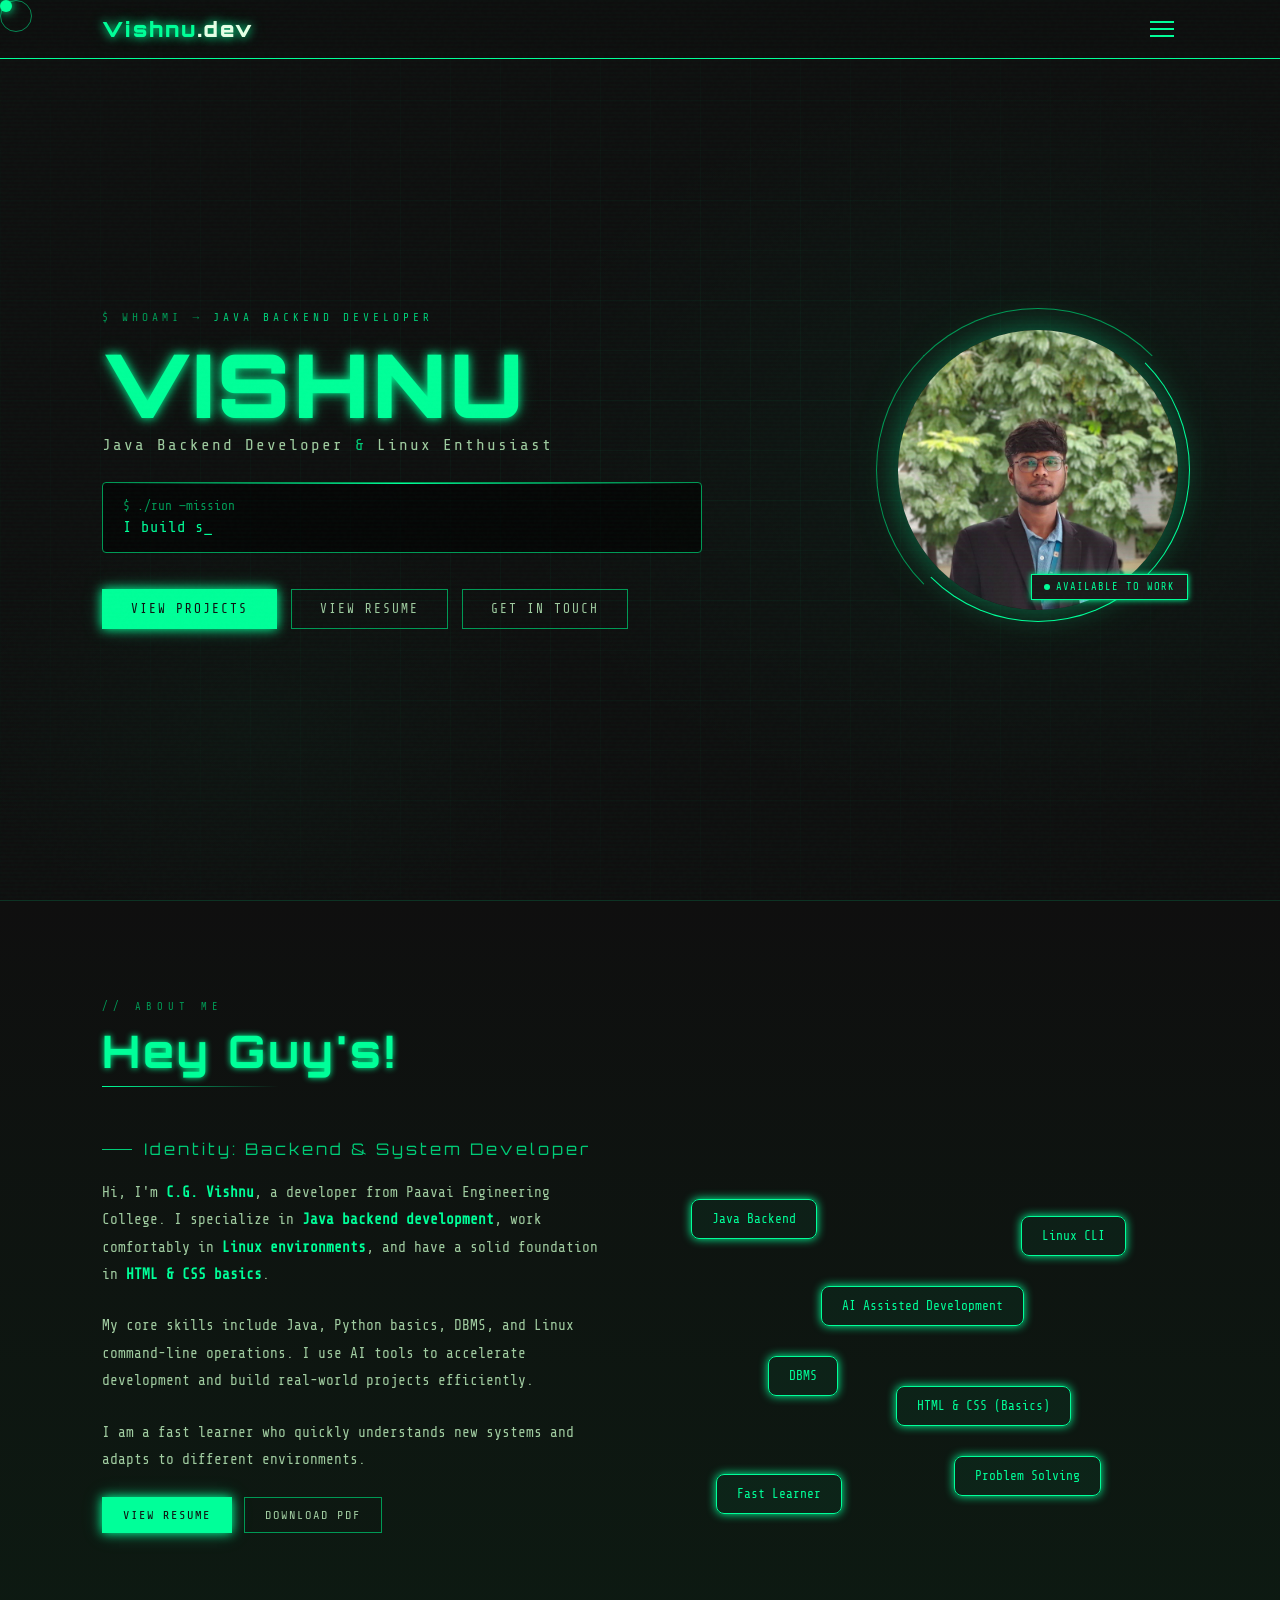
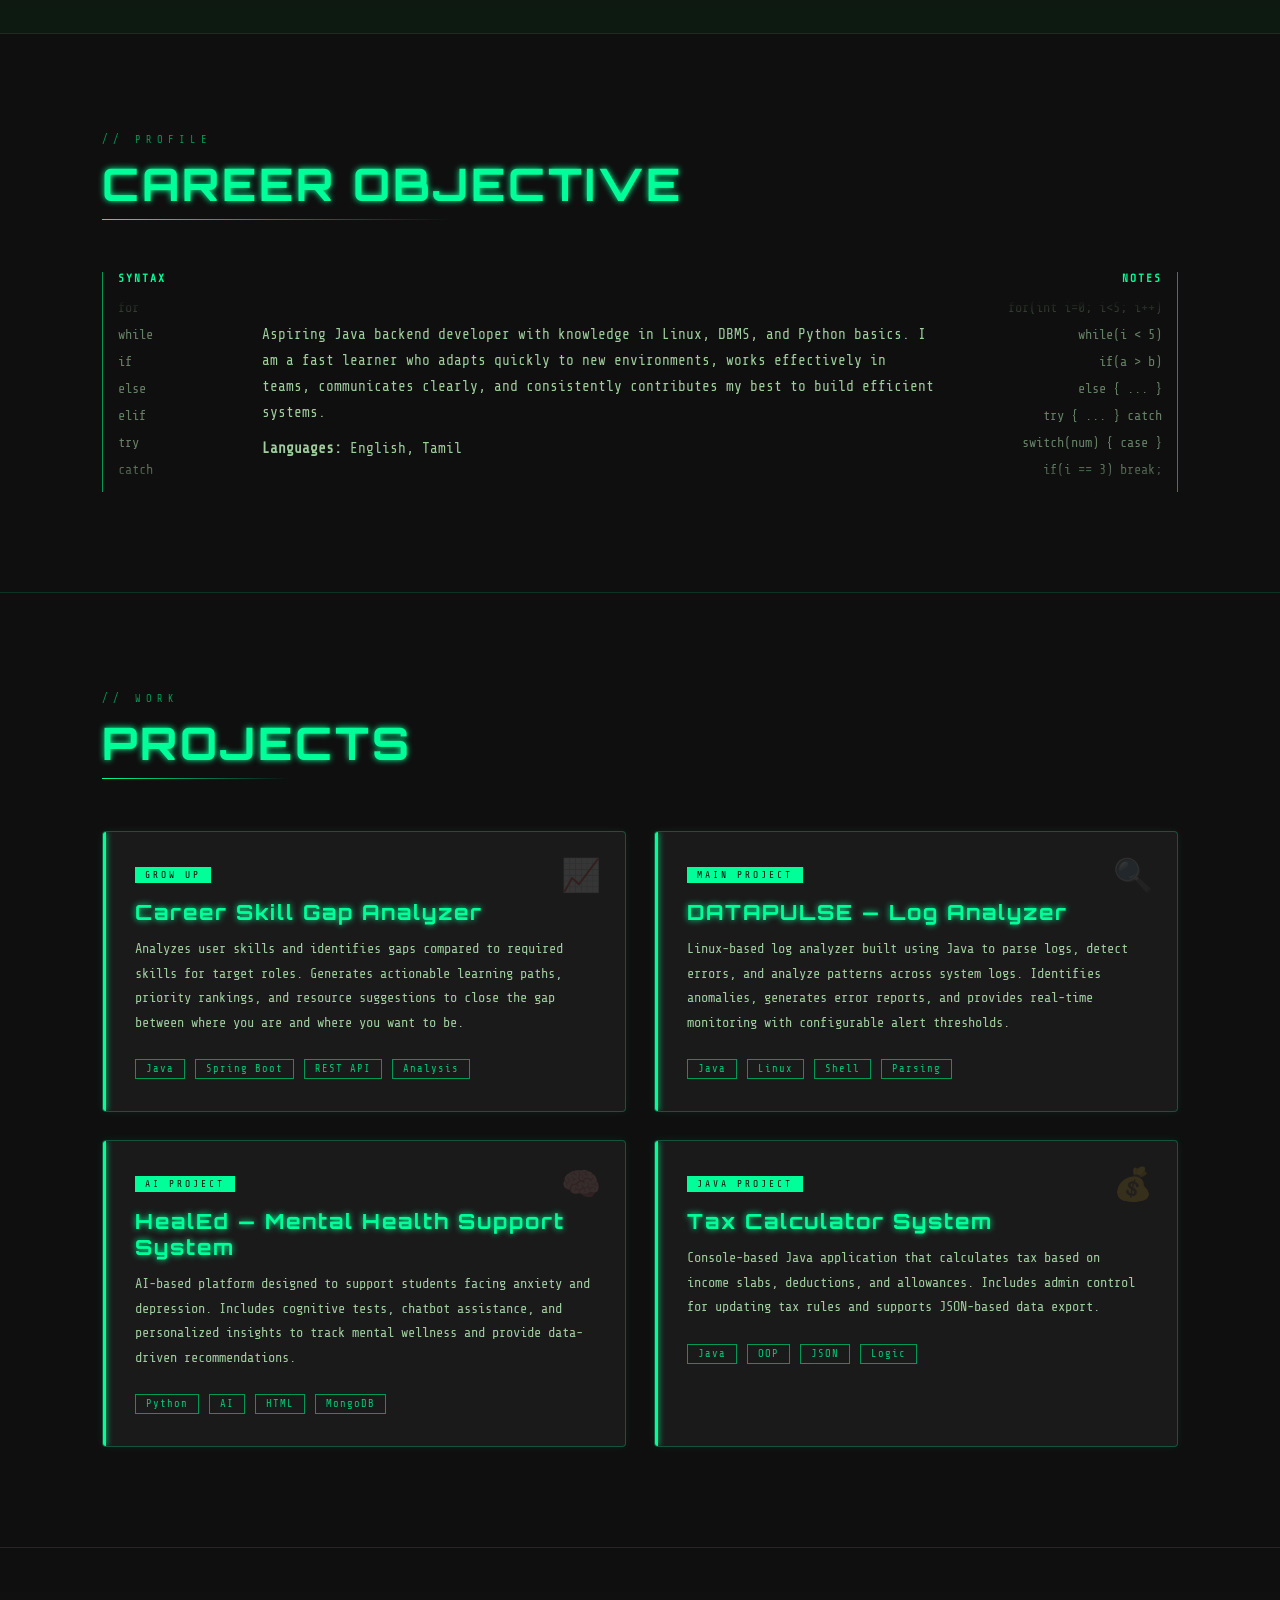
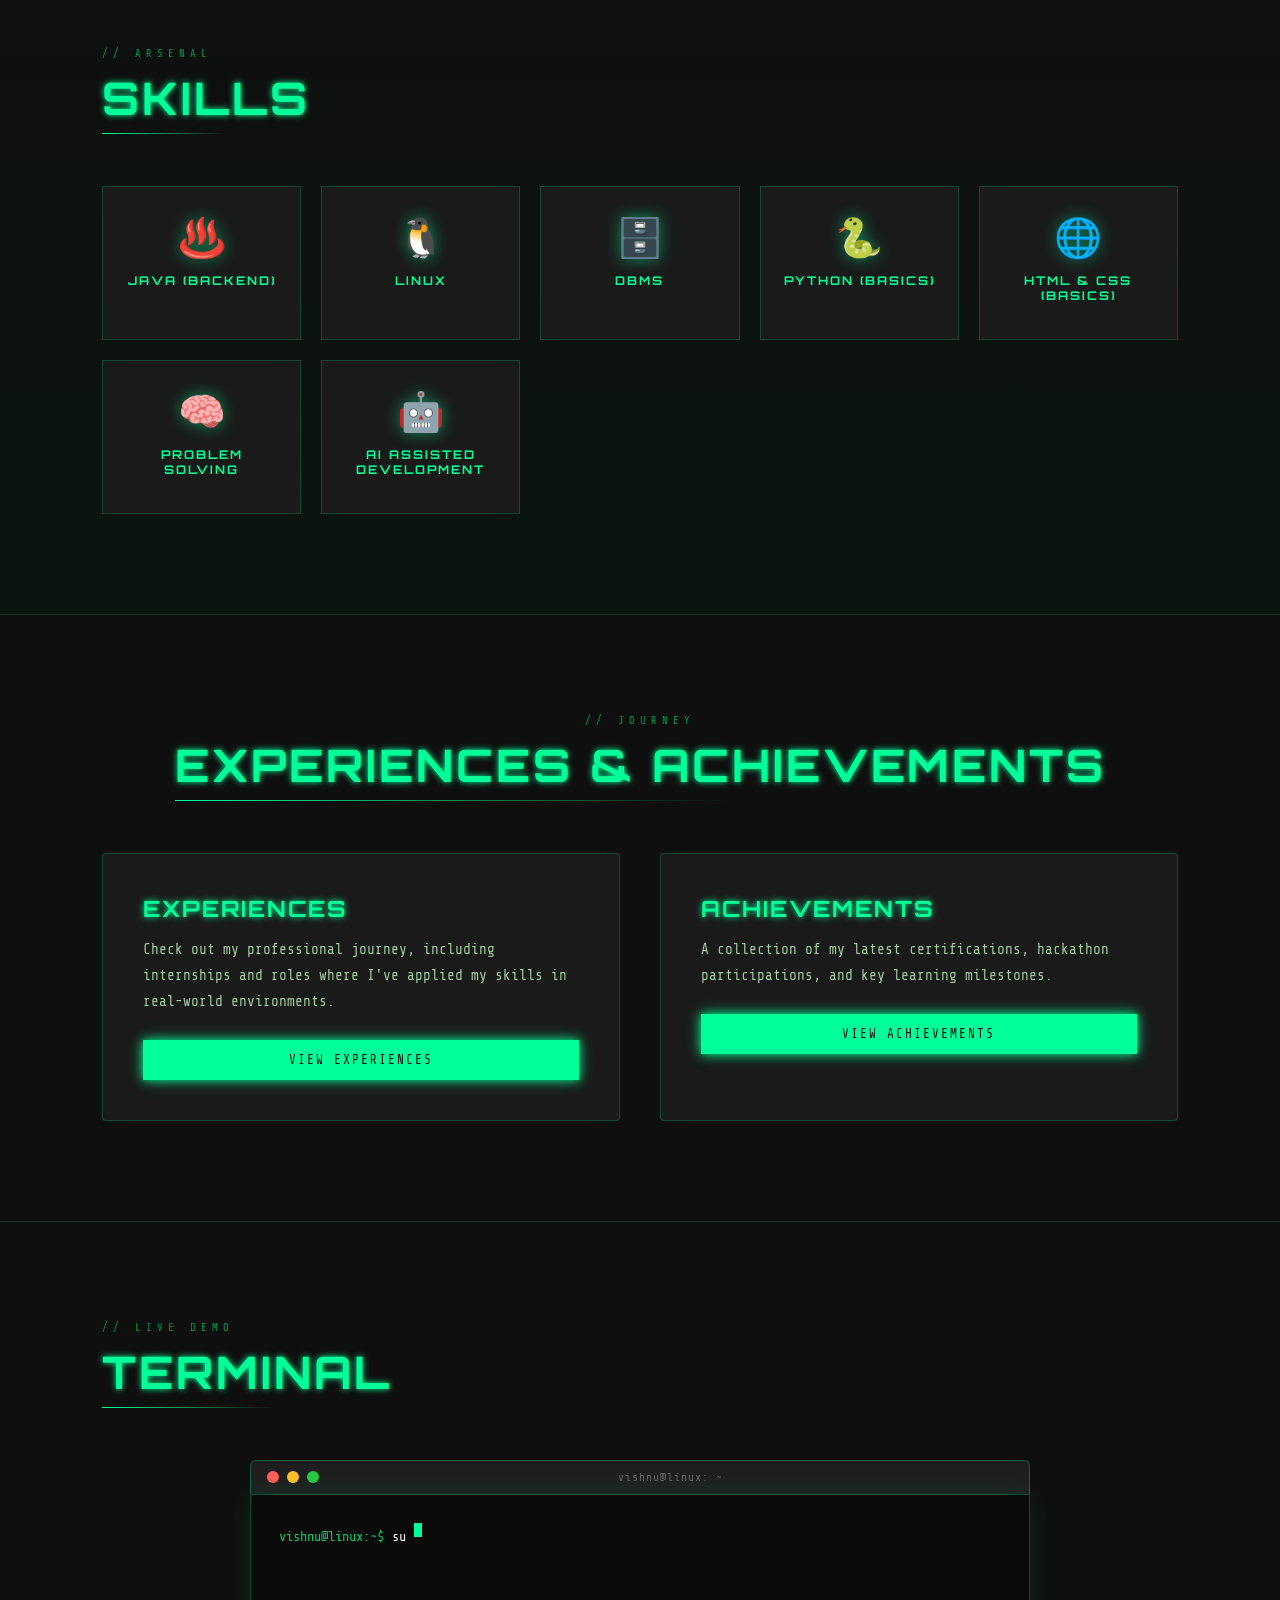
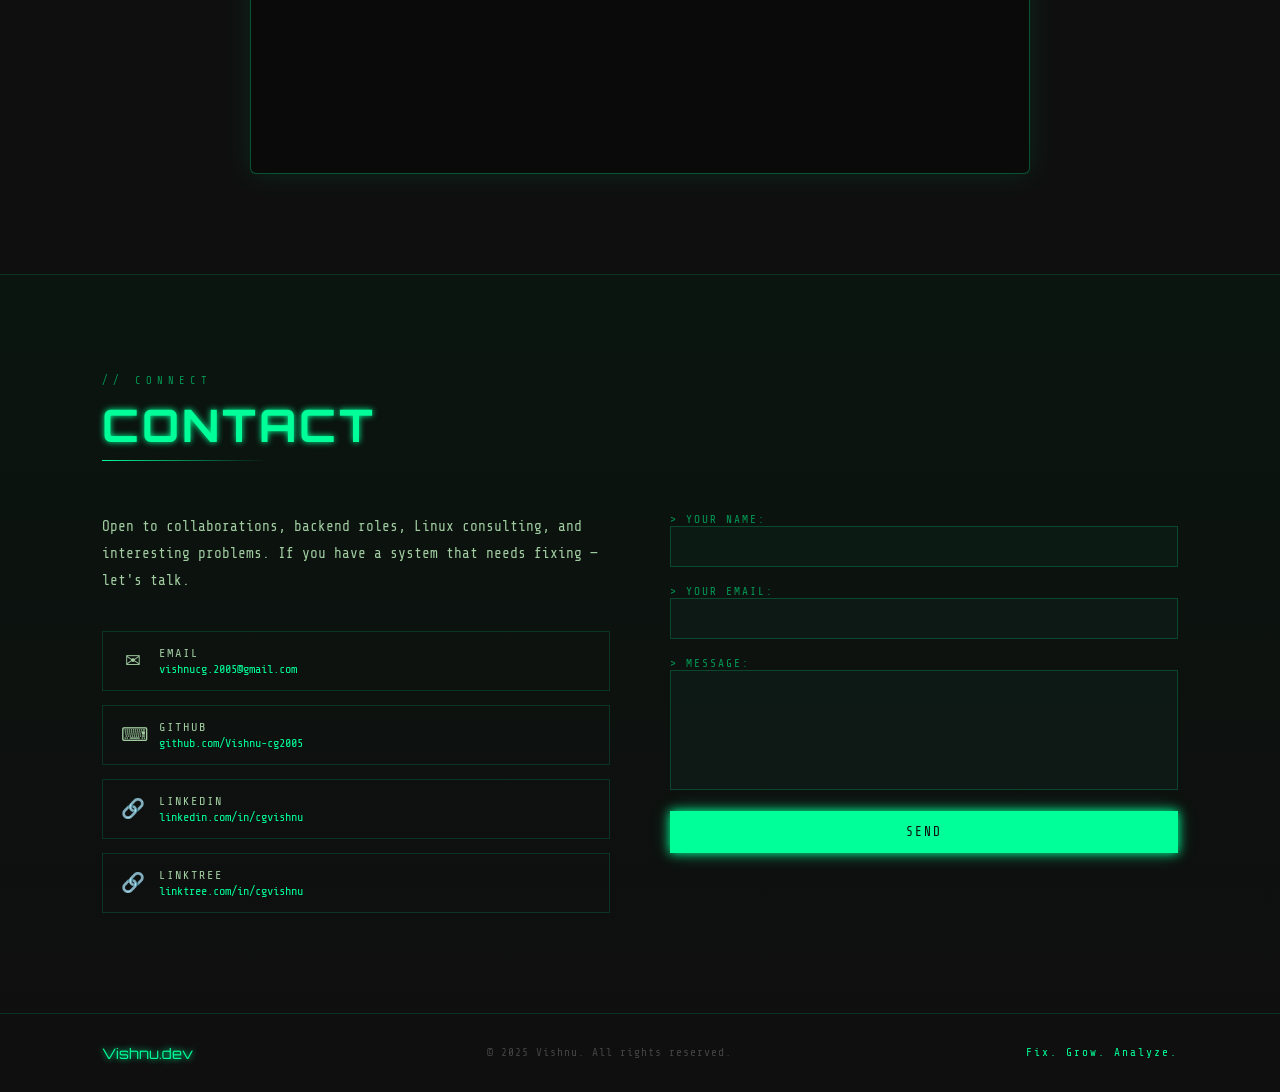
<file: index.html>
<!DOCTYPE html>
<html lang="en">

<head>
    <meta charset="UTF-8">
    <meta name="viewport" content="width=device-width, initial-scale=1.0">
    <title>Vishnu.dev</title>
    <link rel="icon" type="image/png" href="logo.png">
    <link rel="stylesheet" href="style.css">
</head>

<body>

    <!-- CURSOR -->
    <div id="cursor"></div>
    <div id="cursor-ring"></div>

    <!-- NAVBAR -->
    <nav class="navbar">
        <a href="#" class="logo">Vishnu<span>.dev</span></a>
        <div class="nav-links" id="navLinks">
            <a href="#home">Home</a>
            <a href="#about">About</a>
            <a href="#projects">Projects</a>
            <a href="#skills">Skills</a>
            <a href="javascript:void(0)" onclick="triggerExperiencesLoading()">Experiences</a>
            <a href="javascript:void(0)" onclick="triggerAchievementsLoading()">Achievements</a>
            <a href="javascript:void(0)" onclick="triggerResumeLoading()">Resume</a>
            <a href="#contact">Contact</a>
        </div>
        <div class="hamburger" id="hamburger" onclick="toggleMenu()">
            <span></span><span></span><span></span>
        </div>
    </nav>

    <!-- HERO -->
    <section class="hero" id="home">
        <div class="hero-bg"></div>
        <div class="hero-grid"></div>
        <div class="hero-text">
            <p class="hero-eyebrow">Java Backend Developer</p>
            <h1 class="hero-name">VISHNU</h1>
            <p class="hero-role">Java Backend Developer <span>&amp;</span> Linux Enthusiast</p>
            <div class="hero-typing-wrap">
                <p class="typing-prompt">$ ./run —mission</p>
                <p id="typing-text"><span class="cursor-blink">_</span></p>
            </div>
            <div class="hero-cta">
                <a href="#projects" class="btn-primary">View Projects</a>
                <a href="javascript:void(0)" onclick="triggerResumeLoading()" class="btn-ghost">View Resume</a>
                <a href="#contact" class="btn-ghost">Get In Touch</a>
            </div>
        </div>
        <div class="hero-image-wrap">
            <div class="hero-image-ring">
                <div class="hero-avatar-fallback" id="heroAvatar">V</div>
                <img src="vishnu.png" alt="Vishnu" style="display:none" id="heroImg"
                    onerror="this.style.display='none'">
            </div>
            <div class="status-badge">
                <span class="status-dot"></span>
                AVAILABLE TO WORK
            </div>
        </div>
    </section>

    <hr class="section-divider">

    <!-- ABOUT -->
    <section id="about">
        <div class="section-header">
            <p class="section-label">About Me</p>
            <h2 class="section-title">Hey Guy's!</h2>
        </div>
        <div class="about-grid">
            <div class="about-text-block" data-animate>
                <p class="about-identity">Identity: Backend & System Developer</p>
                <p class="about-body">
                    Hi, I'm <strong>C.G. Vishnu</strong>, a developer from Paavai Engineering College.
                    I specialize in <strong>Java backend development</strong>, work comfortably in <strong>Linux
                        environments</strong>, and have a solid foundation in <strong>HTML & CSS basics</strong>.
                </p>
                <p class="about-body">
                    My core skills include Java, Python basics, DBMS, and Linux command-line operations.
                    I use AI tools to accelerate development and build real-world projects efficiently.
                </p>
                <p class="about-body">
                    I am a fast learner who quickly understands new systems and adapts to different environments.
                </p>
                <div class="about-cta" style="margin-top: 24px; display: flex; gap: 12px;">
                    <a href="javascript:void(0)" onclick="triggerResumeLoading()" class="btn-primary"
                        style="padding: 10px 20px; font-size: 0.75rem;">View Resume</a>
                    <a href="Vishnu_CG_Resume_v2.pdf" download="Vishnu_CG_Resume.pdf" class="btn-ghost"
                        style="padding: 10px 20px; font-size: 0.75rem;">Download PDF</a>
                </div>
            </div>
            <div class="about-stats" data-animate>
                <div class="stat-card">
                    <span class="stat-label">Java Backend</span>
                </div>
                <div class="stat-card">
                    <span class="stat-label">Linux CLI</span>
                </div>
                <div class="stat-card">
                    <span class="stat-label">DBMS</span>
                </div>
                <div class="stat-card">
                    <span class="stat-label">Problem Solving</span>
                </div>
                <div class="stat-card">
                    <span class="stat-label">Fast Learner</span>
                </div>
                <div class="stat-card">
                    <span class="stat-label">AI Assisted Development</span>
                </div>
                <div class="stat-card">
                    <span class="stat-label">HTML & CSS (Basics)</span>
                </div>
            </div>
        </div>
    </section>

    <hr class="section-divider">

    <!-- OBJECTIVE -->
    <section id="objective">
        <div class="section-header" data-animate>
            <p class="section-label">Profile</p>
            <h2 class="section-title">CAREER OBJECTIVE</h2>
        </div>
        <div class="objective-grid">
            <div class="objective-sidebar" data-animate>
                <div class="sidebar-title">SYNTAX</div>
                <div class="syntax-loop-container">
                    <div class="syntax-loop">
                        <span>for</span>
                        <span>while</span>
                        <span>if</span>
                        <span>else</span>
                        <span>elif</span>
                        <span>try</span>
                        <span>catch</span>
                        <span>finally</span>
                        <span>switch</span>
                        <span>case</span>
                        <span>break</span>
                        <span>continue</span>
                        <!-- Repeat for seamless loop -->
                        <span>for</span>
                        <span>while</span>
                        <span>if</span>
                        <span>else</span>
                        <span>elif</span>
                        <span>try</span>
                        <span>catch</span>
                        <span>finally</span>
                        <span>switch</span>
                        <span>case</span>
                        <span>break</span>
                        <span>continue</span>
                    </div>
                </div>
            </div>
            <div class="objective-text">
                <p class="objective" data-animate>
                    Aspiring Java backend developer with knowledge in Linux, DBMS, and Python basics.
                    I am a fast learner who adapts quickly to new environments, works effectively in teams,
                    communicates clearly, and consistently contributes my best to build efficient systems.
                </p>

                <p class="objective" data-animate style="margin-top: 10px;"><strong>Languages:</strong> English, Tamil
                </p>
            </div>
            <!-- RIGHT SIDEBAR: JAVA NOTES -->
            <div class="objective-sidebar right" data-animate>
                <div class="sidebar-title">NOTES</div>
                <div class="syntax-loop-container">
                    <div class="syntax-loop reverse">
                        <span>for(int i=0; i&lt;5; i++)</span>
                        <span>while(i &lt; 5)</span>
                        <span>if(a &gt; b)</span>
                        <span>else { ... }</span>
                        <span>try { ... } catch</span>
                        <span>switch(num) { case }</span>
                        <span>if(i == 3) break;</span>
                        <span>if(i == 3) continue;</span>
                        <!-- Repeat for seamless loop -->
                        <span>for(int i=0; i&lt;5; i++)</span>
                        <span>while(i &lt; 5)</span>
                        <span>if(a &gt; b)</span>
                        <span>else { ... }</span>
                        <span>try { ... } catch</span>
                        <span>switch(num) { case }</span>
                        <span>if(i == 3) break;</span>
                        <span>if(i == 3) continue;</span>
                    </div>
                </div>
            </div>
        </div>
    </section>

    <hr class="section-divider">

    <!-- PROJECTS -->
    <section id="projects">
        <div class="section-header">
            <p class="section-label">Work</p>
            <h2 class="section-title">PROJECTS</h2>
        </div>
        <div class="projects-grid">
            <div class="card" data-animate onclick="triggerGrowUpLoading()" style="cursor: pointer;">
                <div class="card-icon">📈</div>
                <span class="card-tag">Grow Up</span>
                <h3 class="card-title">Career Skill Gap Analyzer</h3>
                <p class="card-desc">
                    Analyzes user skills and identifies gaps compared to required skills for target roles.
                    Generates actionable learning paths, priority rankings, and resource suggestions to
                    close the gap between where you are and where you want to be.
                </p>
                <div class="card-meta">
                    <span class="tech-tag">Java</span>
                    <span class="tech-tag">Spring Boot</span>
                    <span class="tech-tag">REST API</span>
                    <span class="tech-tag">Analysis</span>
                </div>
            </div>
            <div class="card" data-animate style="transition-delay: 0.15s; cursor: pointer;"
                onclick="triggerDatapulseLoading()">
                <div class="card-icon">🔍</div>
                <span class="card-tag">Main Project</span>
                <h3 class="card-title">DATAPULSE — Log Analyzer</h3>
                <p class="card-desc">
                    Linux-based log analyzer built using Java to parse logs, detect errors, and analyze
                    patterns across system logs. Identifies anomalies, generates error reports, and
                    provides real-time monitoring with configurable alert thresholds.
                </p>
                <div class="card-meta">
                    <span class="tech-tag">Java</span>
                    <span class="tech-tag">Linux</span>
                    <span class="tech-tag">Shell</span>
                    <span class="tech-tag">Parsing</span>
                </div>
            </div>

            <!-- HealEd Project -->
            <div class="card" data-animate style="transition-delay: 0.3s; cursor: pointer;"
                onclick="triggerHealedLoading()">
                <div class="card-icon">🧠</div>
                <span class="card-tag">AI Project</span>
                <h3 class="card-title">HealEd — Mental Health Support System</h3>
                <p class="card-desc">
                    AI-based platform designed to support students facing anxiety and depression.
                    Includes cognitive tests, chatbot assistance, and personalized insights to track
                    mental wellness and provide data-driven recommendations.
                </p>
                <div class="card-meta">
                    <span class="tech-tag">Python</span>
                    <span class="tech-tag">AI</span>
                    <span class="tech-tag">HTML</span>
                    <span class="tech-tag">MongoDB</span>
                </div>
            </div>

            <!-- Tax Calculator Project -->
            <div class="card" data-animate style="transition-delay: 0.45s; cursor: pointer;"
                onclick="triggerTaxLoading()">
                <div class="card-icon">💰</div>
                <span class="card-tag">Java Project</span>
                <h3 class="card-title">Tax Calculator System</h3>
                <p class="card-desc">
                    Console-based Java application that calculates tax based on income slabs,
                    deductions, and allowances. Includes admin control for updating tax rules
                    and supports JSON-based data export.
                </p>
                <div class="card-meta">
                    <span class="tech-tag">Java</span>
                    <span class="tech-tag">OOP</span>
                    <span class="tech-tag">JSON</span>
                    <span class="tech-tag">Logic</span>
                </div>
            </div>
        </div>
    </section>

    <hr class="section-divider">

    <!-- SKILLS -->
    <section id="skills">
        <div class="section-header">
            <p class="section-label">Arsenal</p>
            <h2 class="section-title">SKILLS</h2>
        </div>
        <div class="skills-grid">
            <div class="skill-card" data-animate>
                <div class="skill-icon">♨️</div>
                <div class="skill-name">Java (Backend)</div>
            </div>
            <div class="skill-card" data-animate style="transition-delay: 0.1s">
                <div class="skill-icon">🐧</div>
                <div class="skill-name">Linux</div>
            </div>
            <div class="skill-card" data-animate style="transition-delay: 0.2s">
                <div class="skill-icon">🗄️</div>
                <div class="skill-name">DBMS</div>
            </div>
            <div class="skill-card" data-animate style="transition-delay: 0.3s">
                <div class="skill-icon">🐍</div>
                <div class="skill-name">Python (Basics)</div>
            </div>
            <div class="skill-card" data-animate style="transition-delay: 0.4s">
                <div class="skill-icon">🌐</div>
                <div class="skill-name">HTML & CSS (Basics)</div>
            </div>
            <div class="skill-card" data-animate style="transition-delay: 0.5s">
                <div class="skill-icon">🧠</div>
                <div class="skill-name">Problem Solving</div>
            </div>
            <div class="skill-card" data-animate style="transition-delay: 0.6s">
                <div class="skill-icon">🤖</div>
                <div class="skill-name">AI Assisted Development</div>
            </div>
        </div>
    </section>

    <hr class="section-divider">

    <!-- MILESTONES SECTION -->
    <section id="milestones-section" style="text-align: center;">
        <div class="section-header" data-animate>
            <p class="section-label">Journey</p>
            <h2 class="section-title">EXPERIENCES & ACHIEVEMENTS</h2>
        </div>

        <div class="milestones-grid">
            <!-- Experiences Column -->
            <div class="milestone-col" data-animate>
                <h3 class="milestone-title">EXPERIENCES</h3>
                <p class="milestone-desc">
                    Check out my professional journey, including internships and roles where I've applied my skills in
                    real-world environments.
                </p>
                <a href="javascript:void(0)" onclick="triggerExperiencesLoading()" class="btn-primary"
                    style="display: block; text-align: center;">View Experiences</a>
            </div>

            <!-- Achievements Column -->
            <div class="milestone-col" data-animate style="transition-delay: 0.2s;">
                <h3 class="milestone-title">ACHIEVEMENTS</h3>
                <p class="milestone-desc">
                    A collection of my latest certifications, hackathon participations, and key learning milestones.
                </p>
                <a href="javascript:void(0)" onclick="triggerAchievementsLoading()" class="btn-primary"
                    style="display: block; text-align: center;">View Achievements</a>
            </div>
        </div>
    </section>

    <hr class="section-divider">

    <!-- TERMINAL -->
    <section id="terminal-section">
        <div class="section-header">
            <p class="section-label">Live Demo</p>
            <h2 class="section-title">TERMINAL</h2>
        </div>
        <div class="terminal-wrap" data-animate>
            <div class="terminal-titlebar">
                <span class="terminal-dot red"></span>
                <span class="terminal-dot yellow"></span>
                <span class="terminal-dot green"></span>
                <span class="terminal-titlebar-text">vishnu@linux: ~</span>
            </div>
            <div class="terminal" id="terminalBox"></div>
        </div>
    </section>

    <hr class="section-divider">

    <!-- CONTACT -->
    <section id="contact">
        <div class="section-header">
            <p class="section-label">Connect</p>
            <h2 class="section-title">CONTACT</h2>
        </div>
        <div class="contact-grid">
            <div class="contact-info" data-animate>
                <p class="contact-desc">
                    Open to collaborations, backend roles, Linux consulting, and interesting problems.
                    If you have a system that needs fixing — let's talk.
                </p>
                <div class="contact-links">
                    <a href="mailto:vishnucg.2005@gmail.com" class="contact-link">
                        <span class="contact-link-icon">✉</span>
                        <div>
                            <div class="contact-link-label">Email</div>
                            <div style="font-size:0.75rem; color: var(--primary); margin-top:2px;">
                                vishnucg.2005@gmail.com
                            </div>
                        </div>
                    </a>
                    <a href="https://github.com/Vishnu-cg2005" target="_blank" class="contact-link">
                        <span class="contact-link-icon">⌨</span>
                        <div>
                            <div class="contact-link-label">GitHub</div>
                            <div style="font-size:0.75rem; color: var(--primary); margin-top:2px;">
                                github.com/Vishnu-cg2005
                            </div>
                        </div>
                    </a>
                    <a href="https://linkedin.com/in/cgvishnu" target="_blank" class="contact-link">
                        <span class="contact-link-icon">🔗</span>
                        <div>
                            <div class="contact-link-label">LinkedIn</div>
                            <div style="font-size:0.75rem; color: var(--primary); margin-top:2px;">
                                linkedin.com/in/cgvishnu</div>
                        </div>
                    </a>
                    <a href="https://linktr.ee/cgvishnu" target="_blank" class="contact-link">
                        <span class="contact-link-icon">🔗</span>
                        <div>
                            <div class="contact-link-label">LinkTree</div>
                            <div style="font-size:0.75rem; color: var(--primary); margin-top:2px;">
                                linktree.com/in/cgvishnu</div>
                        </div>
                    </a>
                </div>
            </div>
           <form name="contact" method="POST" data-netlify="true" action="/" class="contact-form-wrap" data-animate>

              <input type="hidden" name="form-name" value="contact">

              <p class="form-group">
                <label>Your Name:
                  <input type="text" name="name" required>
                </label>
              </p>

              <p class="form-group">
                <label>Your Email:
                  <input type="email" name="email" required>
                </label>
              </p>

              <p class="form-group">
                <label>Message:
                  <textarea name="message" required></textarea>
                </label>
              </p>

              <p>
                <button type="submit" class="btn-send">Send</button>
              </p>

            </form>
        </div>
    </section>

    <!-- GROW UP LOADING OVERLAY -->
    <div id="growup-loading-overlay">
        <div class="loading-content">
            <h1 class="loading-title">
                <span class="g-letter">G</span>
                <span class="g-letter">R</span>
                <span class="g-letter">O</span>
                <span class="g-letter">W</span>
                <span class="g-letter space">&nbsp;</span>
                <span class="g-letter">U</span>
                <span class="g-letter">P</span>
            </h1>
            <p class="loading-subtext" id="loading-subtext">Analyzing Skills<span class="cursor-blink">_</span></p>
            <div class="loading-progress-bar">
                <div class="loading-progress"></div>
            </div>
        </div>
    </div>

    <!-- DATAPULSE LOADING OVERLAY -->
    <div id="datapulse-loading-overlay">
        <div class="loading-content">
            <h1 class="loading-title dp-title">
                <span class="g-letter">D</span>
                <span class="g-letter">A</span>
                <span class="g-letter">T</span>
                <span class="g-letter">A</span>
                <span class="g-letter">P</span>
                <span class="g-letter">U</span>
                <span class="g-letter">L</span>
                <span class="g-letter">S</span>
                <span class="g-letter">E</span>
            </h1>
            <p class="loading-subtext" id="dp-loading-subtext">Initializing Engine<span class="cursor-blink">_</span>
            </p>
            <div class="loading-progress-bar">
                <div class="loading-progress"></div>
            </div>
        </div>
    </div>

    <!-- HEALED LOADING OVERLAY -->
    <div id="healed-loading-overlay">
        <div class="loading-content">
            <h1 class="loading-title">
                <span class="g-letter">H</span>
                <span class="g-letter">E</span>
                <span class="g-letter">A</span>
                <span class="g-letter">L</span>
                <span class="g-letter">E</span>
                <span class="g-letter">D</span>
            </h1>
            <p class="loading-subtext" id="healed-loading-subtext">Initializing AI<span class="cursor-blink">_</span>
            </p>
            <div class="loading-progress-bar">
                <div class="loading-progress"></div>
            </div>
        </div>
    </div>

    <!-- TAX CALCULATOR LOADING OVERLAY -->
    <div id="tax-loading-overlay">
        <div class="loading-content">
            <h1 class="loading-title" style="letter-spacing: 5px;">
                <span class="g-letter">T</span>
                <span class="g-letter">A</span>
                <span class="g-letter">X</span>
                <span class="g-letter space">&nbsp;</span>
                <span class="g-letter">S</span>
                <span class="g-letter">Y</span>
                <span class="g-letter">S</span>
                <span class="g-letter">T</span>
                <span class="g-letter">E</span>
                <span class="g-letter">M</span>
            </h1>
            <p class="loading-subtext" id="tax-loading-subtext">Initializing JVM<span class="cursor-blink">_</span></p>
            <div class="loading-progress-bar">
                <div class="loading-progress"></div>
            </div>
        </div>
    </div>

    <!-- EXPERIENCES LOADING OVERLAY -->
    <div id="experiences-loading-overlay">
        <div class="loading-content">
            <h1 class="loading-title">
                <span class="g-letter">E</span>
                <span class="g-letter">X</span>
                <span class="g-letter">P</span>
                <span class="g-letter">E</span>
                <span class="g-letter">R</span>
                <span class="g-letter">I</span>
                <span class="g-letter">E</span>
                <span class="g-letter">N</span>
                <span class="g-letter">C</span>
                <span class="g-letter">E</span>
                <span class="g-letter">S</span>
            </h1>
            <p class="loading-subtext" id="experiences-loading-subtext">Fetching Data<span class="cursor-blink">_</span>
            </p>
            <div class="loading-progress-bar">
                <div class="loading-progress"></div>
            </div>
        </div>
    </div>

    <!-- ACHIEVEMENTS LOADING OVERLAY -->
    <div id="achievements-loading-overlay">
        <div class="loading-content">
            <h1 class="loading-title">
                <span class="g-letter">A</span>
                <span class="g-letter">C</span>
                <span class="g-letter">H</span>
                <span class="g-letter">I</span>
                <span class="g-letter">E</span>
                <span class="g-letter">V</span>
                <span class="g-letter">E</span>
                <span class="g-letter">M</span>
                <span class="g-letter">E</span>
                <span class="g-letter">N</span>
                <span class="g-letter">T</span>
                <span class="g-letter">S</span>
            </h1>
            <p class="loading-subtext" id="achievements-loading-subtext">Fetching Data<span
                    class="cursor-blink">_</span></p>
            <div class="loading-progress-bar">
                <div class="loading-progress"></div>
            </div>
        </div>
    </div>

    <!-- RESUME LOADING OVERLAY -->
    <div id="resume-loading-overlay">
        <div class="loading-content">
            <h1 class="loading-title">
                <span class="g-letter">R</span>
                <span class="g-letter">E</span>
                <span class="g-letter">S</span>
                <span class="g-letter">U</span>
                <span class="g-letter">M</span>
                <span class="g-letter">E</span>
            </h1>
            <p class="loading-subtext" id="resume-loading-subtext">Optimizing CV<span class="cursor-blink">_</span></p>
            <div class="loading-progress-bar">
                <div class="loading-progress"></div>
            </div>
        </div>
    </div>

    <!-- FOOTER -->
    <footer>
        <div class="footer-logo">Vishnu.dev</div>
        <div class="footer-text">© 2025 Vishnu. All rights reserved.</div>
        <div class="footer-mantra"><span>Fix.</span> <span>Grow.</span> <span>Analyze.</span></div>
    </footer>

    <script src="script.js"></script>
    <script src="growup-loading.js"></script>
    <script src="datapulse-loading.js"></script>
    <script src="healed-loading.js"></script>
    <script src="tax-loading.js"></script>
    <script src="experiences-loading.js"></script>
    <script src="achievements-loading.js"></script>
    <script src="resume-loading.js"></script>
</body>

</html>
</file>
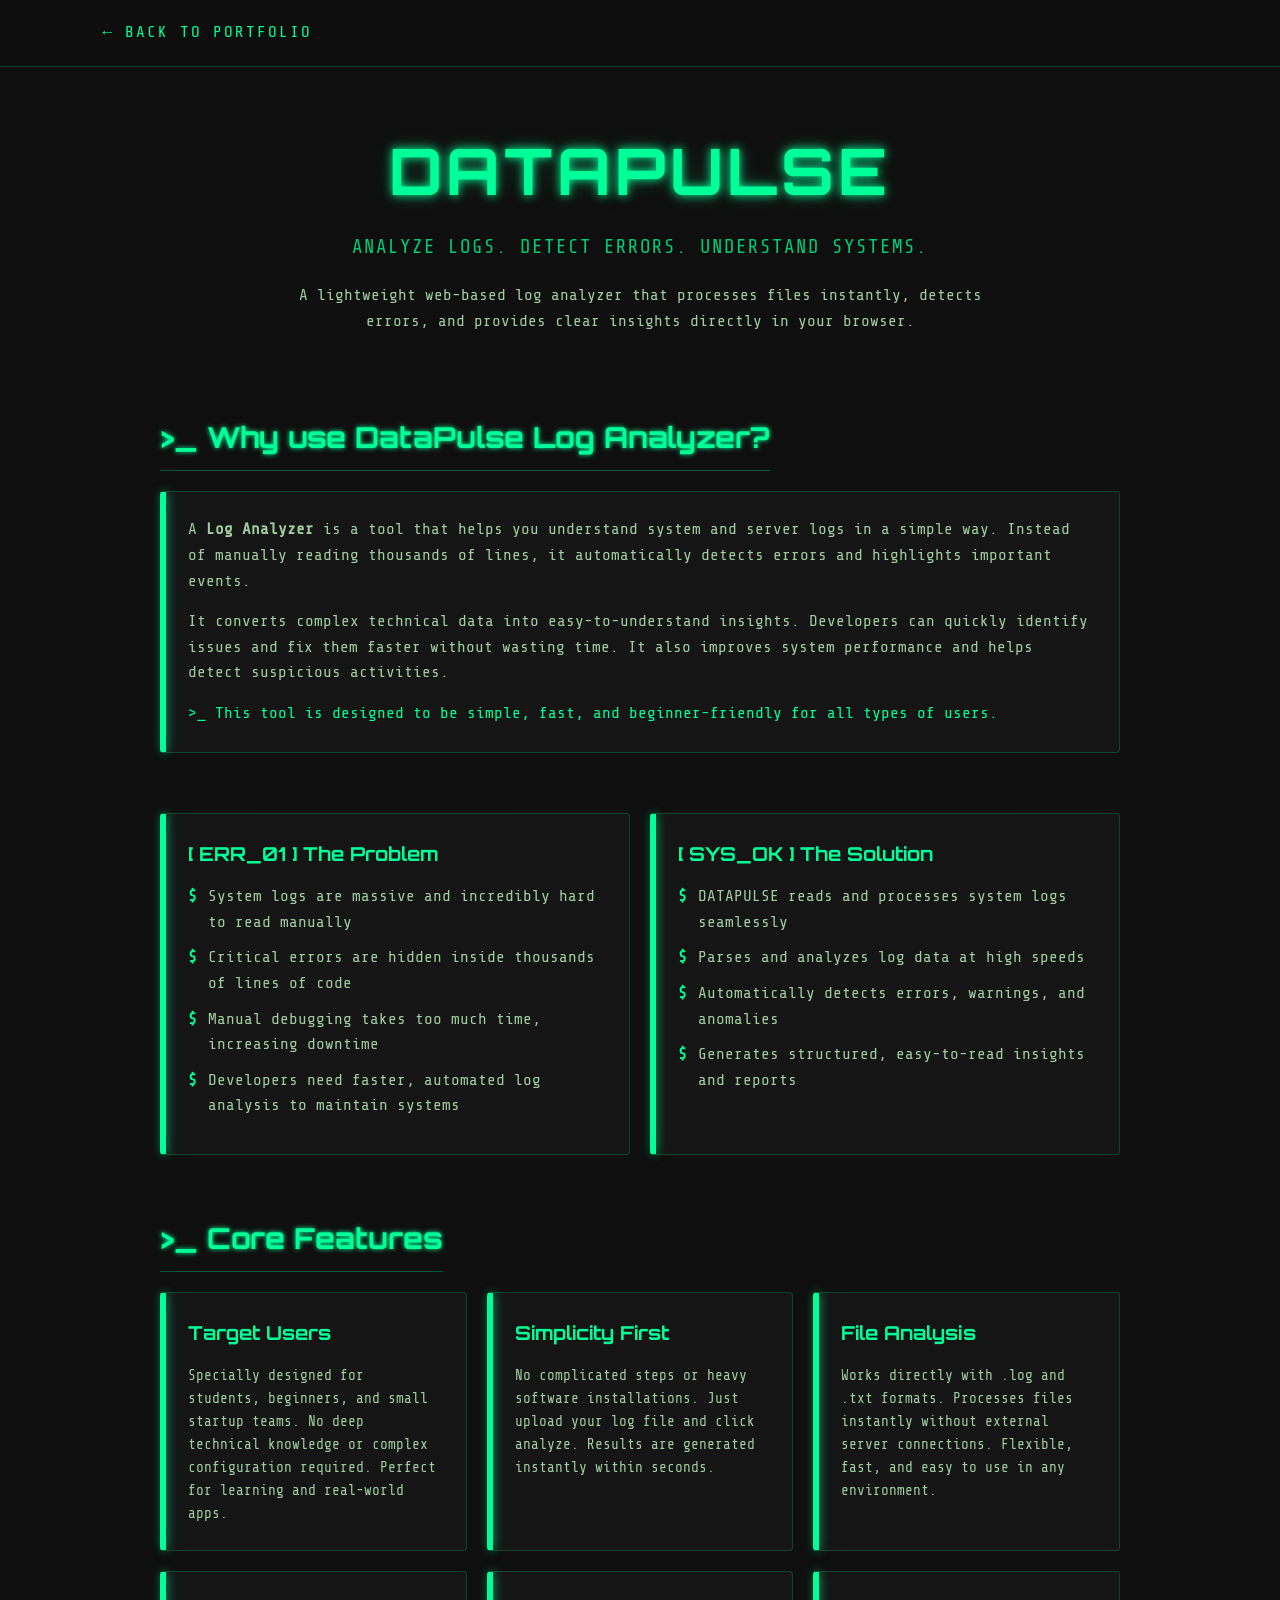
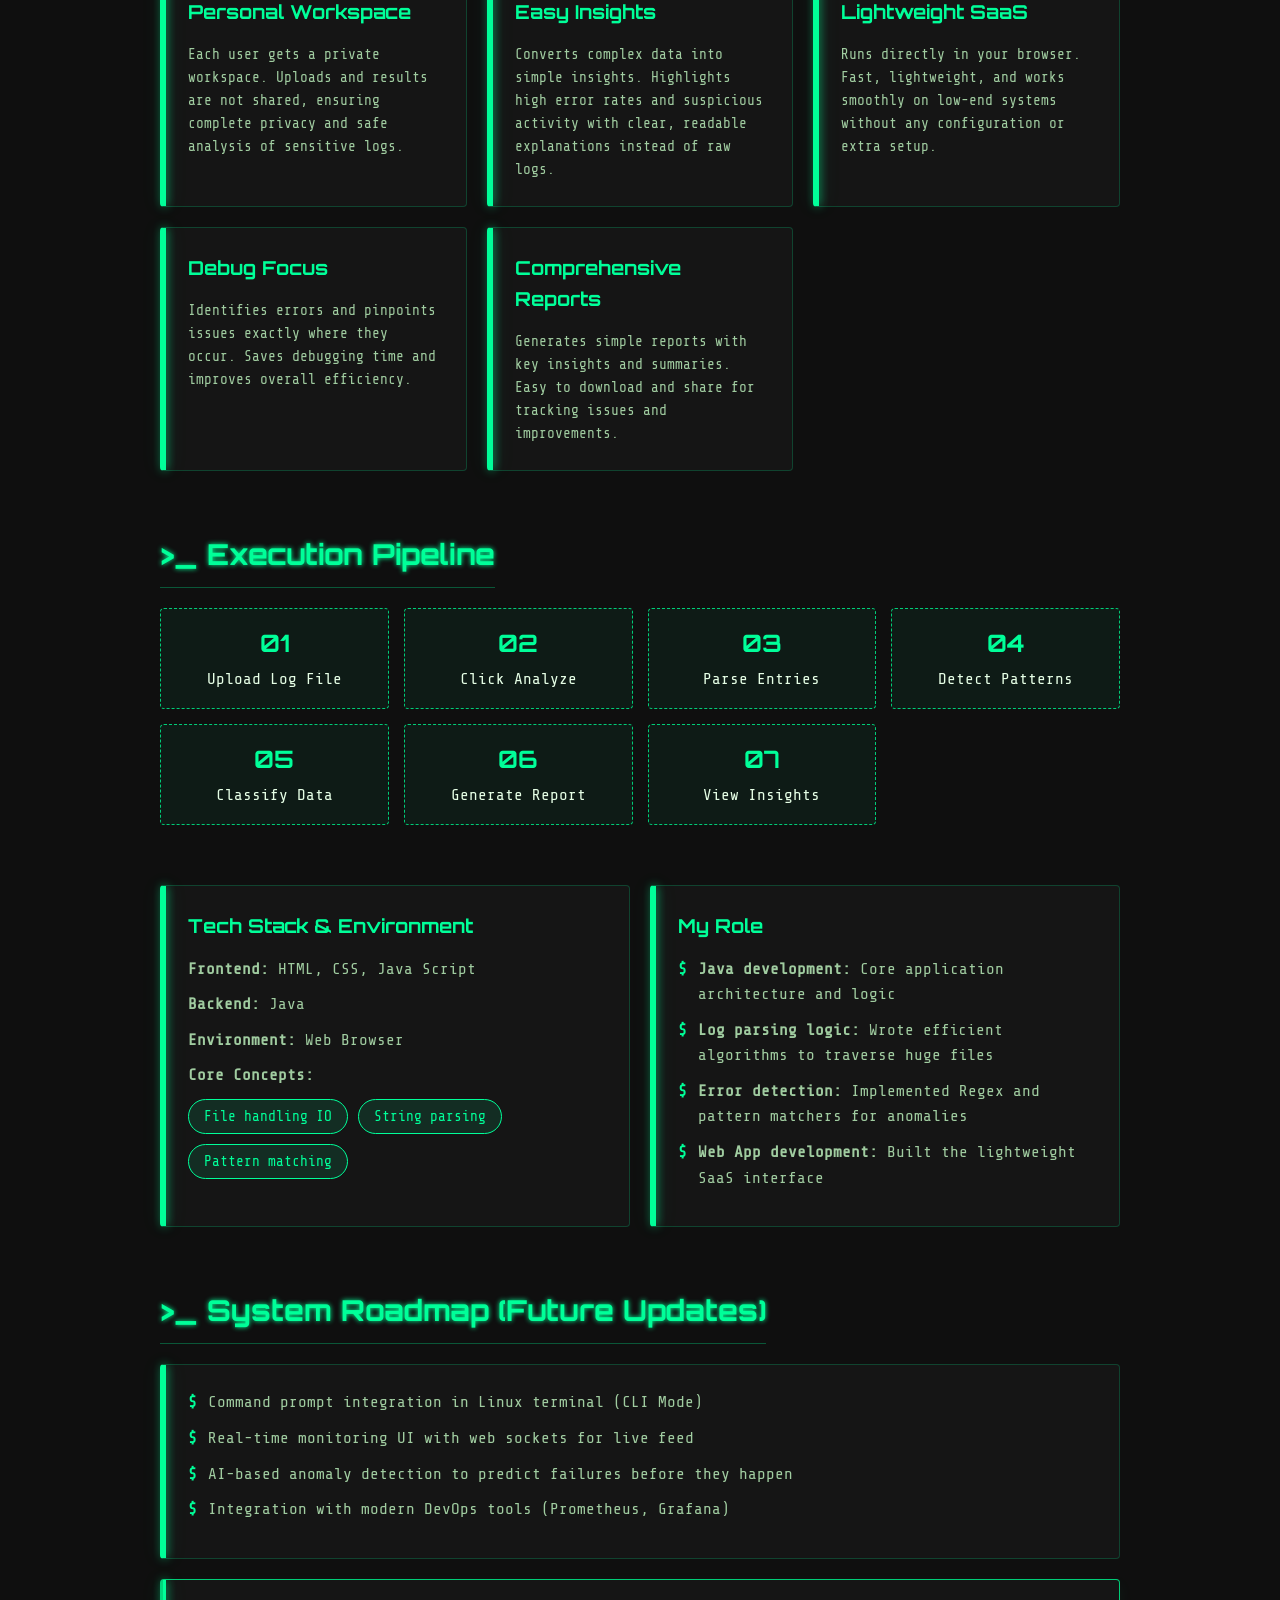
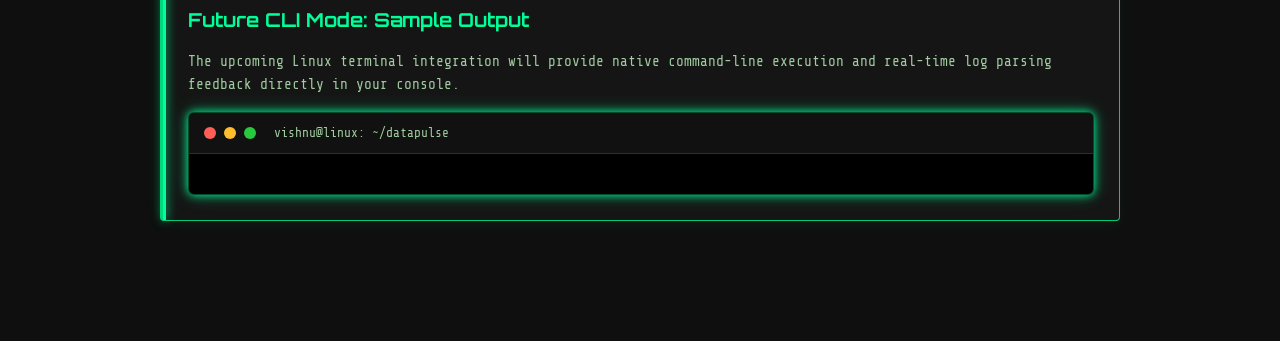
<file: datapulse.html>
<!DOCTYPE html>
<html lang="en">

<head>
    <meta charset="UTF-8">
    <meta name="viewport" content="width=device-width, initial-scale=1.0">
    <title>DATAPULSE - Log Analyzer | Vishnu.dev</title>
    <link href="https://fonts.googleapis.com/css2?family=Share+Tech+Mono&family=Orbitron:wght@400;700;900&display=swap"
        rel="stylesheet">
    <style>
        :root {
            --bg: #0f0f0f;
            --bg-card: #151515;
            --primary: #00ff99;
            --secondary: #00cc77;
            --text: #e6ffe6;
            --text-dim: #a0cca0;
            --glow: 0 0 10px #00ff99, 0 0 20px #00ff9944;
            --font-mono: 'Share Tech Mono', 'Courier New', monospace;
            --font-display: 'Orbitron', 'Courier New', monospace;
        }

        * {
            margin: 0;
            padding: 0;
            box-sizing: border-box;
        }

        html {
            scroll-behavior: smooth;
        }

        body {
            background: var(--bg);
            color: var(--text);
            font-family: var(--font-mono);
            line-height: 1.6;
            padding-bottom: 60px;
        }

        /* Navbar Back Button */
        .nav-back {
            position: fixed;
            top: 0;
            left: 0;
            width: 100%;
            padding: 20px 8%;
            background: rgba(15, 15, 15, 0.95);
            backdrop-filter: blur(10px);
            border-bottom: 1px solid rgba(0, 255, 153, 0.2);
            z-index: 100;
        }

        .nav-back a {
            color: var(--primary);
            text-decoration: none;
            font-size: 1rem;
            letter-spacing: 2px;
            text-transform: uppercase;
            transition: 0.3s;
        }

        .nav-back a:hover {
            text-shadow: var(--glow);
        }

        .container {
            max-width: 1000px;
            margin: 0 auto;
            padding: 120px 20px 0;
        }

        /* HERO */
        .hero {
            text-align: center;
            margin-bottom: 80px;
        }

        .hero h1 {
            font-family: var(--font-display);
            font-size: clamp(2rem, 5vw, 4rem);
            color: var(--primary);
            text-shadow: var(--glow);
            margin-bottom: 10px;
            letter-spacing: 4px;
        }

        .tagline {
            font-size: 1.2rem;
            color: var(--secondary);
            margin-bottom: 20px;
            text-transform: uppercase;
            letter-spacing: 2px;
        }

        .intro {
            font-size: 1rem;
            color: var(--text-dim);
            max-width: 700px;
            margin: 0 auto;
        }

        /* SECTIONS */
        .section {
            margin-bottom: 60px;
        }

        .section-title {
            font-family: var(--font-display);
            font-size: 1.8rem;
            color: var(--primary);
            margin-bottom: 20px;
            border-bottom: 1px solid rgba(0, 255, 153, 0.3);
            padding-bottom: 10px;
            display: inline-block;
            text-shadow: 0 0 5px var(--primary);
        }

        .section-title::before {
            content: '>_ ';
        }

        /* CARDS GRID */
        .grid {
            display: grid;
            grid-template-columns: repeat(auto-fit, minmax(300px, 1fr));
            gap: 20px;
        }

        .card {
            background: var(--bg-card);
            border: 1px solid rgba(0, 255, 153, 0.2);
            border-left: 3px solid var(--primary);
            padding: 25px;
            border-radius: 4px;
            transition: 0.3s;
            position: relative;
        }

        .card::before {
            content: '';
            position: absolute;
            top: 0;
            left: 0;
            width: 3px;
            height: 100%;
            background: var(--primary);
            box-shadow: var(--glow);
        }

        .card:hover {
            transform: translateY(-5px);
            box-shadow: 0 5px 15px rgba(0, 255, 153, 0.1);
            border-color: var(--primary);
        }

        .card h3 {
            font-family: var(--font-display);
            color: var(--primary);
            margin-bottom: 15px;
            font-size: 1.2rem;
        }

        ul {
            list-style: none;
        }

        ul li {
            position: relative;
            padding-left: 20px;
            margin-bottom: 10px;
            color: var(--text-dim);
        }

        ul li::before {
            content: '$';
            position: absolute;
            left: 0;
            color: var(--primary);
            font-weight: bold;
        }

        /* TERMINAL / SAMPLE OUTPUT */
        .terminal-wrap {
            background: #000;
            border: 1px solid rgba(0, 255, 153, 0.3);
            border-radius: 6px;
            overflow: hidden;
            box-shadow: var(--glow);
            margin-top: 20px;
        }

        .terminal-header {
            background: #111;
            padding: 10px 15px;
            border-bottom: 1px solid rgba(0, 255, 153, 0.2);
            display: flex;
            align-items: center;
            gap: 8px;
        }

        .term-dot {
            width: 12px;
            height: 12px;
            border-radius: 50%;
        }

        .term-dot.red {
            background: #ff5f56;
        }

        .term-dot.yellow {
            background: #ffbd2e;
        }

        .term-dot.green {
            background: #27c93f;
        }

        .term-title {
            margin-left: 10px;
            color: var(--text-dim);
            font-size: 0.8rem;
        }

        .terminal-body {
            padding: 20px;
            font-family: var(--font-mono);
            color: var(--primary);
            font-size: 0.95rem;
            line-height: 1.8;
        }

        .term-info {
            color: #a0cca0;
        }

        .term-err {
            color: #ff5f56;
            text-shadow: 0 0 5px #ff5f56;
        }

        .term-scan {
            color: #ffbd2e;
        }

        .term-cmd {
            color: var(--text);
        }

        .cursor-blink {
            animation: blink 1s step-end infinite;
        }

        @keyframes blink {

            0%,
            100% {
                opacity: 1;
            }

            50% {
                opacity: 0;
            }
        }

        /* PROCESS FLOW */
        .flow-grid {
            display: grid;
            grid-template-columns: repeat(auto-fit, minmax(200px, 1fr));
            gap: 15px;
        }

        .step {
            background: rgba(0, 255, 153, 0.05);
            border: 1px dashed var(--secondary);
            padding: 15px;
            text-align: center;
            border-radius: 4px;
        }

        .step-num {
            font-size: 1.5rem;
            color: var(--primary);
            font-weight: bold;
            margin-bottom: 5px;
            font-family: var(--font-display);
        }

        /* TECH STACK */
        .tech-tags {
            display: flex;
            flex-wrap: wrap;
            gap: 10px;
        }

        .tech-tag {
            background: rgba(0, 255, 153, 0.1);
            border: 1px solid var(--primary);
            padding: 5px 15px;
            border-radius: 20px;
            color: var(--primary);
            font-size: 0.9rem;
        }
    </style>
</head>

<body>

    <!-- NAVBAR -->
    <nav class="nav-back">
        <a href="index.html#projects">← Back to Portfolio</a>
    </nav>

    <div class="container">

        <!-- 1. HERO SECTION -->
        <section class="hero">
            <h1>DATAPULSE</h1>
            <p class="tagline">Analyze logs. Detect errors. Understand systems.</p>
            <p class="intro">A lightweight web-based log analyzer that processes files instantly, detects errors, and
                provides clear insights directly in your browser.</p>
        </section>

        <!-- WHAT IS A LOG ANALYZER -->
        <section class="section">
            <h2 class="section-title">Why use DataPulse Log Analyzer?</h2>
            <div class="card">
                <p style="color: var(--text-dim); margin-bottom: 15px;">
                    A <strong>Log Analyzer</strong> is a tool that helps you understand system and server logs in a
                    simple way. Instead of manually reading thousands of lines, it automatically detects errors and
                    highlights important events.
                </p>
                <p style="color: var(--text-dim); margin-bottom: 15px;">
                    It converts complex technical data into easy-to-understand insights. Developers can quickly identify
                    issues and fix them faster without wasting time. It also improves system performance and helps
                    detect suspicious activities.
                </p>
                <p style="color: var(--primary); margin-top: 10px;">
                    >_ This tool is designed to be simple, fast, and beginner-friendly for all types of users.
                </p>
            </div>
        </section>

        <!-- 2. PROBLEM & 3. SOLUTION -->
        <section class="section">
            <div class="grid">
                <div class="card">
                    <h3>[ ERR_01 ] The Problem</h3>
                    <ul>
                        <li>System logs are massive and incredibly hard to read manually</li>
                        <li>Critical errors are hidden inside thousands of lines of code</li>
                        <li>Manual debugging takes too much time, increasing downtime</li>
                        <li>Developers need faster, automated log analysis to maintain systems</li>
                    </ul>
                </div>
                <div class="card">
                    <h3>[ SYS_OK ] The Solution</h3>
                    <ul>
                        <li>DATAPULSE reads and processes system logs seamlessly</li>
                        <li>Parses and analyzes log data at high speeds</li>
                        <li>Automatically detects errors, warnings, and anomalies</li>
                        <li>Generates structured, easy-to-read insights and reports</li>
                    </ul>
                </div>
            </div>
        </section>

        <!-- 4. CORE FEATURES -->
        <section class="section">
            <h2 class="section-title">Core Features</h2>
            <div class="grid">
                <div class="card">
                    <h3>Target Users</h3>
                    <p style="color: var(--text-dim); font-size: 0.9rem;">Specially designed for students, beginners,
                        and small startup teams. No deep technical knowledge or complex configuration required. Perfect
                        for learning and real-world apps.</p>
                </div>
                <div class="card">
                    <h3>Simplicity First</h3>
                    <p style="color: var(--text-dim); font-size: 0.9rem;">No complicated steps or heavy software
                        installations. Just upload your log file and click analyze. Results are generated instantly
                        within seconds.</p>
                </div>
                <div class="card">
                    <h3>File Analysis</h3>
                    <p style="color: var(--text-dim); font-size: 0.9rem;">Works directly with .log and .txt formats.
                        Processes files instantly without external server connections. Flexible, fast, and easy to use
                        in any environment.</p>
                </div>
                <div class="card">
                    <h3>Personal Workspace</h3>
                    <p style="color: var(--text-dim); font-size: 0.9rem;">Each user gets a private workspace. Uploads
                        and results are not shared, ensuring complete privacy and safe analysis of sensitive logs.</p>
                </div>
                <div class="card">
                    <h3>Easy Insights</h3>
                    <p style="color: var(--text-dim); font-size: 0.9rem;">Converts complex data into simple insights.
                        Highlights high error rates and suspicious activity with clear, readable explanations instead of
                        raw logs.</p>
                </div>
                <div class="card">
                    <h3>Lightweight SaaS</h3>
                    <p style="color: var(--text-dim); font-size: 0.9rem;">Runs directly in your browser. Fast,
                        lightweight, and works smoothly on low-end systems without any configuration or extra setup.</p>
                </div>
                <div class="card">
                    <h3>Debug Focus</h3>
                    <p style="color: var(--text-dim); font-size: 0.9rem;">Identifies errors and pinpoints issues exactly
                        where they occur. Saves debugging time and improves overall efficiency.</p>
                </div>
                <div class="card">
                    <h3>Comprehensive Reports</h3>
                    <p style="color: var(--text-dim); font-size: 0.9rem;">Generates simple reports with key insights and
                        summaries. Easy to download and share for tracking issues and improvements.</p>
                </div>
            </div>
        </section>

        <!-- 5. HOW IT WORKS -->
        <section class="section">
            <h2 class="section-title">Execution Pipeline</h2>
            <div class="flow-grid">
                <div class="step">
                    <div class="step-num">01</div>
                    <p>Upload Log File</p>
                </div>
                <div class="step">
                    <div class="step-num">02</div>
                    <p>Click Analyze</p>
                </div>
                <div class="step">
                    <div class="step-num">03</div>
                    <p>Parse Entries</p>
                </div>
                <div class="step">
                    <div class="step-num">04</div>
                    <p>Detect Patterns</p>
                </div>
                <div class="step">
                    <div class="step-num">05</div>
                    <p>Classify Data</p>
                </div>
                <div class="step">
                    <div class="step-num">06</div>
                    <p>Generate Report</p>
                </div>
                <div class="step">
                    <div class="step-num">07</div>
                    <p>View Insights</p>
                </div>
            </div>
        </section>

        <!-- MOVED SAMPLE OUTPUT TO ROADMAP -->

        <!-- 7. TECH STACK & 8. YOUR ROLE -->
        <section class="section">
            <div class="grid">
                <div class="card">
                    <h3>Tech Stack & Environment</h3>
                    <div style="margin-bottom: 10px; color: var(--text-dim);"><strong>Frontend:</strong> HTML, CSS, Java
                        Script</div>
                    <div style="margin-bottom: 10px; color: var(--text-dim);"><strong>Backend:</strong> Java</div>
                    <div style="margin-bottom: 10px; color: var(--text-dim);"><strong>Environment:</strong> Web Browser
                    </div>
                    <div style="margin-bottom: 10px; color: var(--text-dim);"><strong>Core Concepts:</strong></div>
                    <div class="tech-tags">
                        <span class="tech-tag">File handling IO</span>
                        <span class="tech-tag">String parsing</span>
                        <span class="tech-tag">Pattern matching</span>
                    </div>
                </div>
                <div class="card">
                    <h3>My Role</h3>
                    <ul>
                        <li><strong>Java development:</strong> Core application architecture and logic</li>
                        <li><strong>Log parsing logic:</strong> Wrote efficient algorithms to traverse huge files</li>
                        <li><strong>Error detection:</strong> Implemented Regex and pattern matchers for anomalies</li>
                        <li><strong>Web App development:</strong> Built the lightweight SaaS interface</li>
                    </ul>
                </div>
            </div>
        </section>

        <!-- 9. FUTURE IMPROVEMENTS -->
        <section class="section">
            <h2 class="section-title">System Roadmap (Future Updates)</h2>
            <div class="card" style="margin-bottom: 20px;">
                <ul>
                    <li>Command prompt integration in Linux terminal (CLI Mode)</li>
                    <li>Real-time monitoring UI with web sockets for live feed</li>
                    <li>AI-based anomaly detection to predict failures before they happen</li>
                    <li>Integration with modern DevOps tools (Prometheus, Grafana)</li>
                </ul>
            </div>
            <div class="card" style="border-color: var(--secondary); box-shadow: 0 5px 15px rgba(0, 255, 153, 0.05);">
                <h3>Future CLI Mode: Sample Output</h3>
                <p style="color: var(--text-dim); font-size: 0.9rem; margin-bottom: 15px;">The upcoming Linux terminal
                    integration will provide native command-line execution and real-time log parsing feedback directly
                    in your console.</p>
                <div class="terminal-wrap" style="margin-top: 0;">
                    <div class="terminal-header">
                        <div class="term-dot red"></div>
                        <div class="term-dot yellow"></div>
                        <div class="term-dot green"></div>
                        <div class="term-title">vishnu@linux: ~/datapulse</div>
                    </div>
                    <div class="terminal-body" id="term-typing">
                        <!-- Typing effect will be injected here via JS -->
                    </div>
                </div>
            </div>
        </section>

    </div>

    <script>
        // Terminal Typing Effect for Sample Output
        const termLines = [
            { text: "$ java datapulse", class: "term-cmd" },
            { text: "[INFO] Reading log file...", class: "term-info" },
            { text: "[SCAN] Parsing 10,000 lines...", class: "term-scan" },
            { text: "[ERROR] Connection timeout detected", class: "term-err" },
            { text: "[ERROR] Null pointer exception found", class: "term-err" },
            { text: "[DONE] Analysis complete", class: "term-info" }
        ];

        let lineIdx = 0;
        const termBox = document.getElementById('term-typing');

        function typeLine() {
            if (lineIdx < termLines.length) {
                const lineData = termLines[lineIdx];
                const lineDiv = document.createElement('div');
                lineDiv.className = lineData.class;
                lineDiv.style.marginBottom = "5px";
                termBox.appendChild(lineDiv);

                let charIdx = 0;
                const typingInterval = setInterval(() => {
                    lineDiv.innerHTML = lineData.text.substring(0, charIdx + 1) + (lineIdx === termLines.length - 1 && charIdx === lineData.text.length - 1 ? '<span class="cursor-blink">_</span>' : '_');
                    charIdx++;
                    if (charIdx === lineData.text.length) {
                        clearInterval(typingInterval);
                        lineDiv.innerHTML = lineData.text;
                        lineIdx++;
                        setTimeout(typeLine, lineData.class === "term-scan" ? 600 : 300);
                    }
                }, 30);
            } else {
                const cursorDiv = document.createElement('div');
                cursorDiv.innerHTML = '<span class="cursor-blink">_</span>';
                termBox.appendChild(cursorDiv);
            }
        }

        // Trigger typing when section is in view
        const observer = new IntersectionObserver(entries => {
            if (entries[0].isIntersecting) {
                setTimeout(typeLine, 500);
                observer.disconnect();
            }
        });
        observer.observe(document.querySelector('.terminal-wrap'));
    </script>
</body>

</html>
</file>
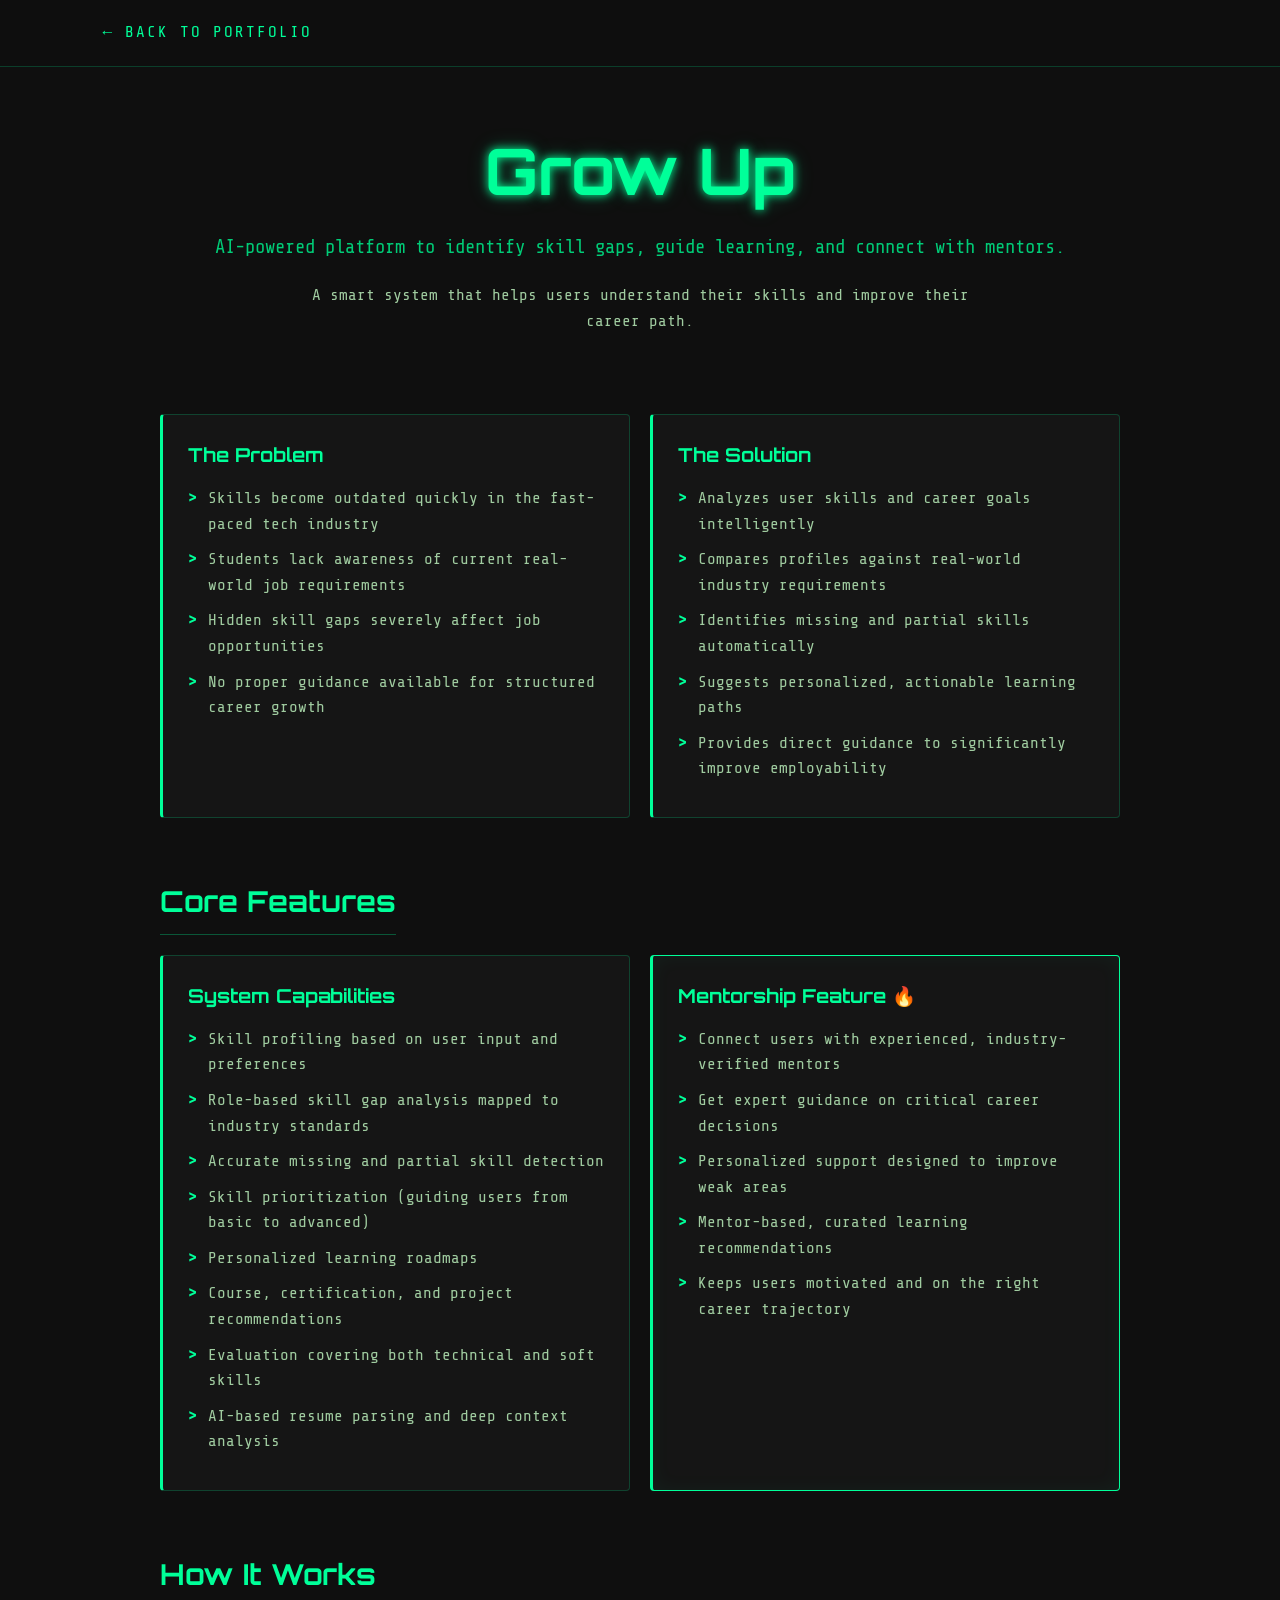
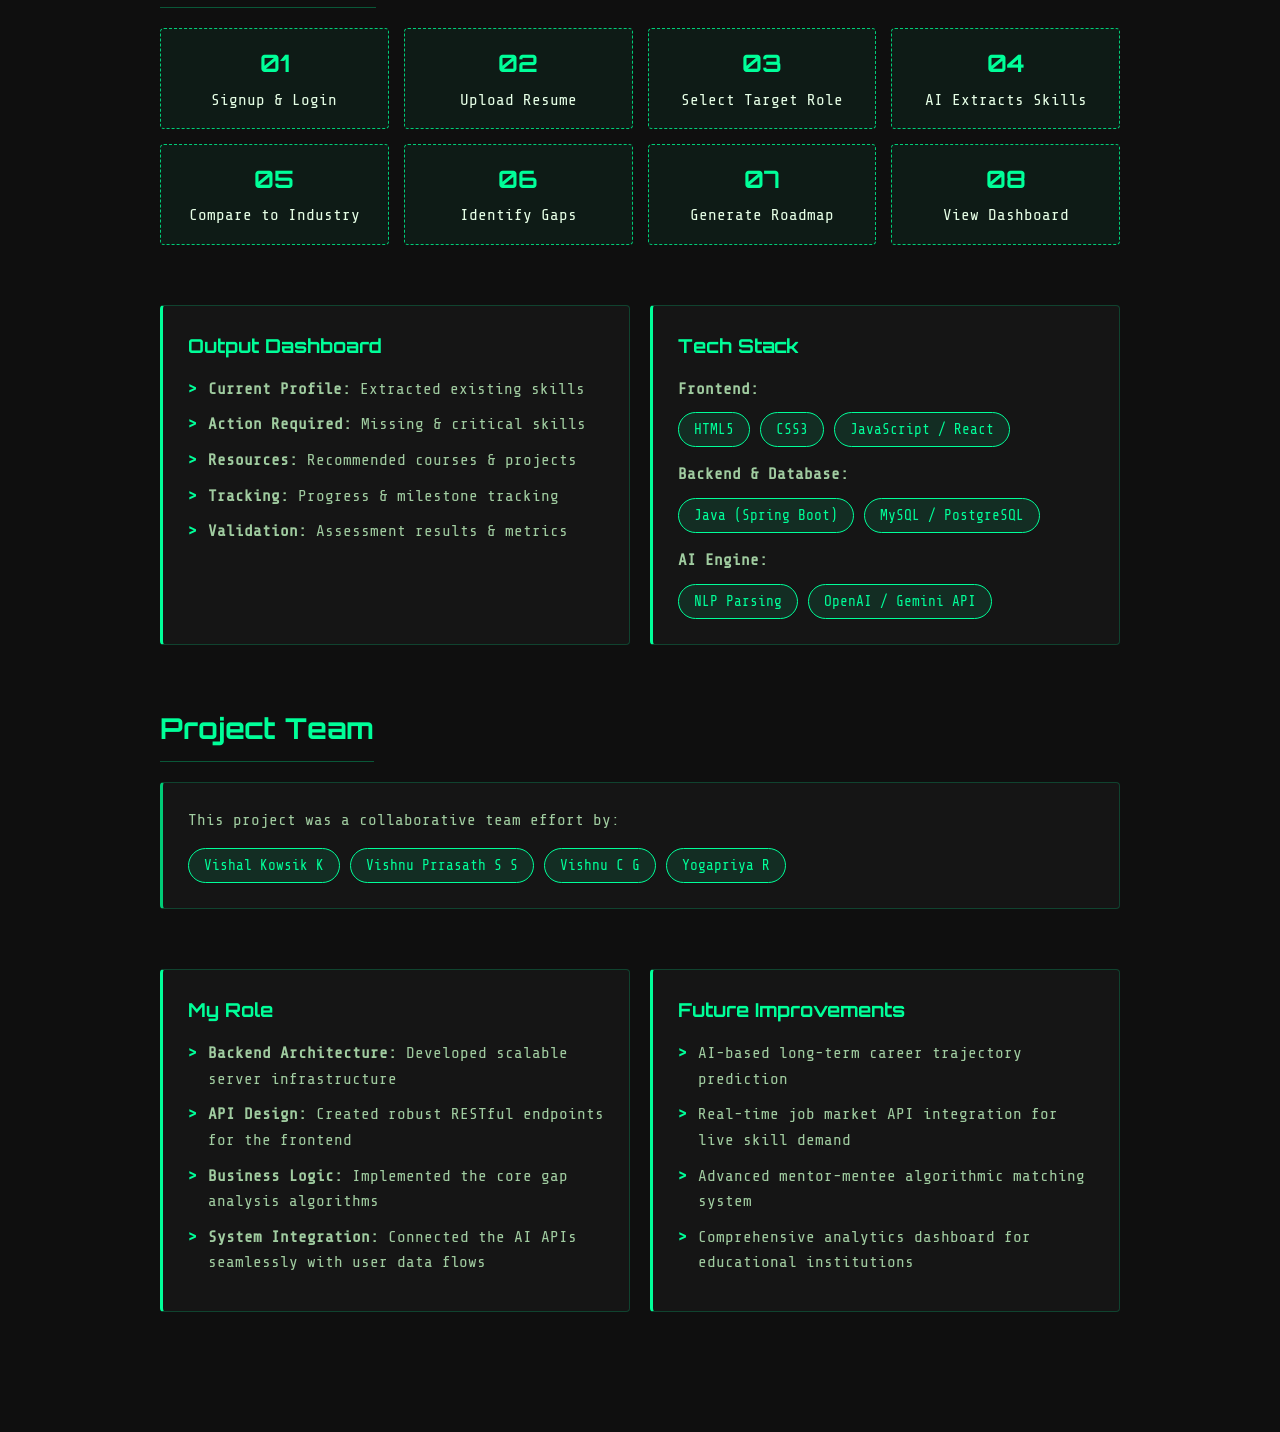
<file: growup.html>
<!DOCTYPE html>
<html lang="en">
<head>
    <meta charset="UTF-8">
    <meta name="viewport" content="width=device-width, initial-scale=1.0">
    <title>Grow Up - Career Skill Gap Analyzer | Vishnu.dev</title>
    <link href="https://fonts.googleapis.com/css2?family=Share+Tech+Mono&family=Orbitron:wght@400;700;900&display=swap" rel="stylesheet">
    <style>
        :root {
            --bg: #0f0f0f;
            --bg-card: #151515;
            --primary: #00ff99;
            --secondary: #00cc77;
            --text: #e6ffe6;
            --text-dim: #a0cca0;
            --glow: 0 0 10px #00ff99, 0 0 20px #00ff9944;
            --font-mono: 'Share Tech Mono', 'Courier New', monospace;
            --font-display: 'Orbitron', 'Courier New', monospace;
        }

        * { margin: 0; padding: 0; box-sizing: border-box; }
        body { background: var(--bg); color: var(--text); font-family: var(--font-mono); line-height: 1.6; padding-bottom: 60px; }

        /* Navbar Back Button */
        .nav-back {
            position: fixed;
            top: 0; left: 0; width: 100%;
            padding: 20px 8%;
            background: rgba(15, 15, 15, 0.95);
            backdrop-filter: blur(10px);
            border-bottom: 1px solid rgba(0, 255, 153, 0.2);
            z-index: 100;
        }
        .nav-back a {
            color: var(--primary);
            text-decoration: none;
            font-size: 1rem;
            letter-spacing: 2px;
            text-transform: uppercase;
            transition: 0.3s;
        }
        .nav-back a:hover { text-shadow: var(--glow); }

        .container { max-width: 1000px; margin: 0 auto; padding: 120px 20px 0; }

        /* HERO */
        .hero { text-align: center; margin-bottom: 80px; }
        .hero h1 { font-family: var(--font-display); font-size: clamp(2rem, 5vw, 4rem); color: var(--primary); text-shadow: var(--glow); margin-bottom: 10px; }
        .tagline { font-size: 1.2rem; color: var(--secondary); margin-bottom: 20px; }
        .intro { font-size: 1rem; color: var(--text-dim); max-width: 700px; margin: 0 auto; }

        /* SECTIONS */
        .section { margin-bottom: 60px; }
        .section-title { font-family: var(--font-display); font-size: 1.8rem; color: var(--primary); margin-bottom: 20px; border-bottom: 1px solid rgba(0, 255, 153, 0.3); padding-bottom: 10px; display: inline-block; }

        /* CARDS GRID */
        .grid { display: grid; grid-template-columns: repeat(auto-fit, minmax(300px, 1fr)); gap: 20px; }
        .card { background: var(--bg-card); border: 1px solid rgba(0, 255, 153, 0.2); border-left: 3px solid var(--primary); padding: 25px; border-radius: 4px; transition: 0.3s; }
        .card:hover { transform: translateY(-5px); box-shadow: 0 5px 15px rgba(0, 255, 153, 0.1); border-color: var(--primary); }
        .card h3 { font-family: var(--font-display); color: var(--primary); margin-bottom: 15px; font-size: 1.2rem; }
        
        ul { list-style: none; }
        ul li { position: relative; padding-left: 20px; margin-bottom: 10px; color: var(--text-dim); }
        ul li::before { content: '>'; position: absolute; left: 0; color: var(--primary); font-weight: bold; }

        /* MENTORSHIP HIGHLIGHT */
        .mentor-card { border-color: var(--primary); box-shadow: inset 0 0 20px rgba(0, 255, 153, 0.05); }
        .mentor-card h3::after { content: ' 🔥'; }

        /* PROCESS FLOW */
        .flow-grid { display: grid; grid-template-columns: repeat(auto-fit, minmax(200px, 1fr)); gap: 15px; }
        .step { background: rgba(0, 255, 153, 0.05); border: 1px dashed var(--secondary); padding: 15px; text-align: center; border-radius: 4px; }
        .step-num { font-size: 1.5rem; color: var(--primary); font-weight: bold; margin-bottom: 5px; font-family: var(--font-display); }

        /* TECH STACK */
        .tech-tags { display: flex; flex-wrap: wrap; gap: 10px; }
        .tech-tag { background: rgba(0, 255, 153, 0.1); border: 1px solid var(--primary); padding: 5px 15px; border-radius: 20px; color: var(--primary); font-size: 0.9rem; }
    </style>
</head>
<body>

    <!-- NAVBAR -->
    <nav class="nav-back">
        <a href="index.html#projects">← Back to Portfolio</a>
    </nav>

    <div class="container">
        
        <!-- 1. HERO SECTION -->
        <section class="hero">
            <h1>Grow Up</h1>
            <p class="tagline">AI-powered platform to identify skill gaps, guide learning, and connect with mentors.</p>
            <p class="intro">A smart system that helps users understand their skills and improve their career path.</p>
        </section>

        <!-- 2. PROBLEM & 3. SOLUTION -->
        <section class="section">
            <div class="grid">
                <div class="card">
                    <h3>The Problem</h3>
                    <ul>
                        <li>Skills become outdated quickly in the fast-paced tech industry</li>
                        <li>Students lack awareness of current real-world job requirements</li>
                        <li>Hidden skill gaps severely affect job opportunities</li>
                        <li>No proper guidance available for structured career growth</li>
                    </ul>
                </div>
                <div class="card">
                    <h3>The Solution</h3>
                    <ul>
                        <li>Analyzes user skills and career goals intelligently</li>
                        <li>Compares profiles against real-world industry requirements</li>
                        <li>Identifies missing and partial skills automatically</li>
                        <li>Suggests personalized, actionable learning paths</li>
                        <li>Provides direct guidance to significantly improve employability</li>
                    </ul>
                </div>
            </div>
        </section>

        <!-- 4. FEATURES & 5. MENTORSHIP -->
        <section class="section">
            <h2 class="section-title">Core Features</h2>
            <div class="grid">
                <div class="card">
                    <h3>System Capabilities</h3>
                    <ul>
                        <li>Skill profiling based on user input and preferences</li>
                        <li>Role-based skill gap analysis mapped to industry standards</li>
                        <li>Accurate missing and partial skill detection</li>
                        <li>Skill prioritization (guiding users from basic to advanced)</li>
                        <li>Personalized learning roadmaps</li>
                        <li>Course, certification, and project recommendations</li>
                        <li>Evaluation covering both technical and soft skills</li>
                        <li>AI-based resume parsing and deep context analysis</li>
                    </ul>
                </div>
                <div class="card mentor-card">
                    <h3>Mentorship Feature</h3>
                    <ul>
                        <li>Connect users with experienced, industry-verified mentors</li>
                        <li>Get expert guidance on critical career decisions</li>
                        <li>Personalized support designed to improve weak areas</li>
                        <li>Mentor-based, curated learning recommendations</li>
                        <li>Keeps users motivated and on the right career trajectory</li>
                    </ul>
                </div>
            </div>
        </section>

        <!-- 6. HOW IT WORKS -->
        <section class="section">
            <h2 class="section-title">How It Works</h2>
            <div class="flow-grid">
                <div class="step"><div class="step-num">01</div><p>Signup & Login</p></div>
                <div class="step"><div class="step-num">02</div><p>Upload Resume</p></div>
                <div class="step"><div class="step-num">03</div><p>Select Target Role</p></div>
                <div class="step"><div class="step-num">04</div><p>AI Extracts Skills</p></div>
                <div class="step"><div class="step-num">05</div><p>Compare to Industry</p></div>
                <div class="step"><div class="step-num">06</div><p>Identify Gaps</p></div>
                <div class="step"><div class="step-num">07</div><p>Generate Roadmap</p></div>
                <div class="step"><div class="step-num">08</div><p>View Dashboard</p></div>
            </div>
        </section>

        <!-- 7. OUTPUT DASHBOARD & 8. TECH STACK -->
        <section class="section">
            <div class="grid">
                <div class="card">
                    <h3>Output Dashboard</h3>
                    <ul>
                        <li><strong>Current Profile:</strong> Extracted existing skills</li>
                        <li><strong>Action Required:</strong> Missing & critical skills</li>
                        <li><strong>Resources:</strong> Recommended courses & projects</li>
                        <li><strong>Tracking:</strong> Progress & milestone tracking</li>
                        <li><strong>Validation:</strong> Assessment results & metrics</li>
                    </ul>
                </div>
                <div class="card">
                    <h3>Tech Stack</h3>
                    <div style="margin-bottom: 10px; color: var(--text-dim);"><strong>Frontend:</strong></div>
                    <div class="tech-tags" style="margin-bottom: 15px;">
                        <span class="tech-tag">HTML5</span>
                        <span class="tech-tag">CSS3</span>
                        <span class="tech-tag">JavaScript / React</span>
                    </div>
                    <div style="margin-bottom: 10px; color: var(--text-dim);"><strong>Backend & Database:</strong></div>
                    <div class="tech-tags" style="margin-bottom: 15px;">
                        <span class="tech-tag">Java (Spring Boot)</span>
                        <span class="tech-tag">MySQL / PostgreSQL</span>
                    </div>
                    <div style="margin-bottom: 10px; color: var(--text-dim);"><strong>AI Engine:</strong></div>
                    <div class="tech-tags">
                        <span class="tech-tag">NLP Parsing</span>
                        <span class="tech-tag">OpenAI / Gemini API</span>
                    </div>
                </div>
            </div>
        </section>

        <!-- PROJECT TEAM -->
        <section class="section">
            <h2 class="section-title">Project Team</h2>
            <div class="card" style="border-left: 3px solid var(--secondary);">
                <p style="color: var(--text-dim); margin-bottom: 15px;">This project was a collaborative team effort by:</p>
                <div class="tech-tags">
                    <span class="tech-tag">Vishal Kowsik K</span>
                    <span class="tech-tag">Vishnu Prrasath S S</span>
                    <span class="tech-tag">Vishnu C G</span>
                    <span class="tech-tag">Yogapriya R</span>
                </div>
            </div>
        </section>

        <!-- 9. ROLE & 10. FUTURE -->
        <section class="section">
            <div class="grid">
                <div class="card">
                    <h3>My Role</h3>
                    <ul>
                        <li><strong>Backend Architecture:</strong> Developed scalable server infrastructure</li>
                        <li><strong>API Design:</strong> Created robust RESTful endpoints for the frontend</li>
                        <li><strong>Business Logic:</strong> Implemented the core gap analysis algorithms</li>
                        <li><strong>System Integration:</strong> Connected the AI APIs seamlessly with user data flows</li>
                    </ul>
                </div>
                <div class="card">
                    <h3>Future Improvements</h3>
                    <ul>
                        <li>AI-based long-term career trajectory prediction</li>
                        <li>Real-time job market API integration for live skill demand</li>
                        <li>Advanced mentor-mentee algorithmic matching system</li>
                        <li>Comprehensive analytics dashboard for educational institutions</li>
                    </ul>
                </div>
            </div>
        </section>

    </div>

</body>
</html>
</file>
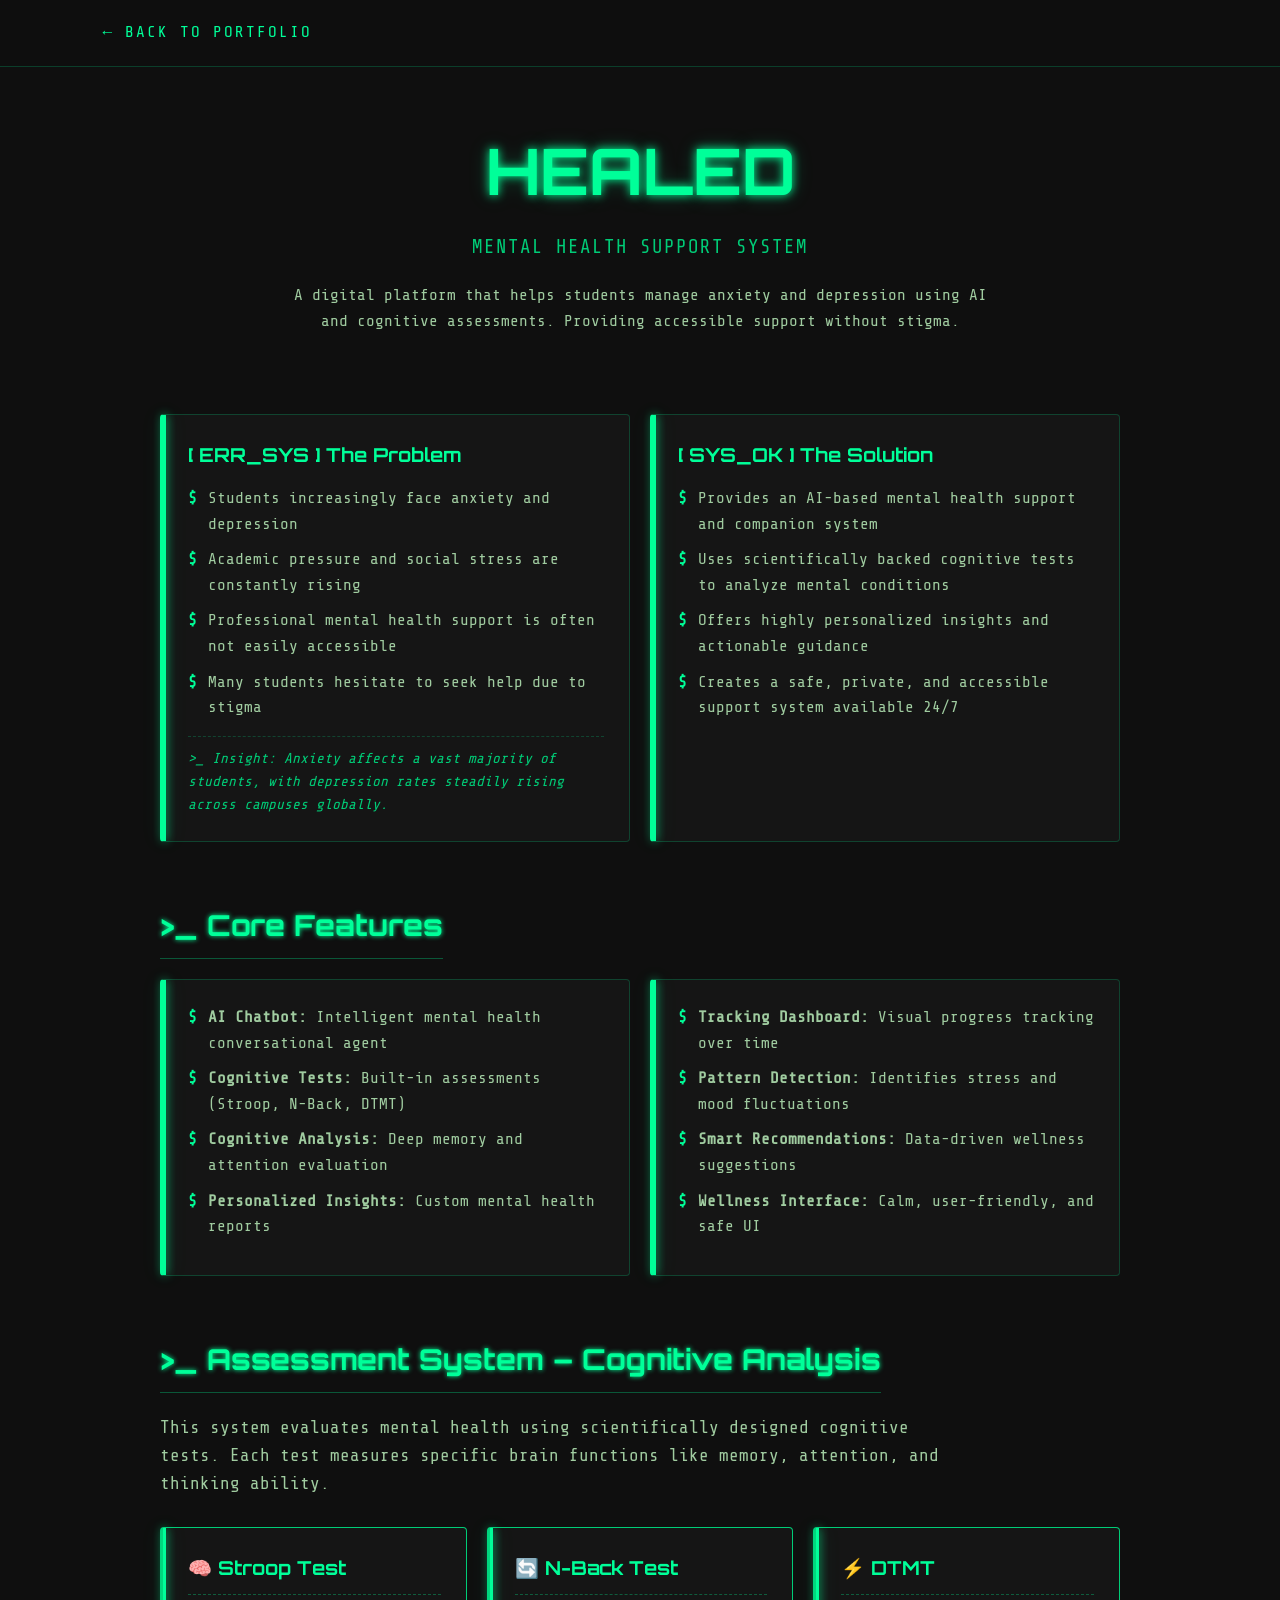
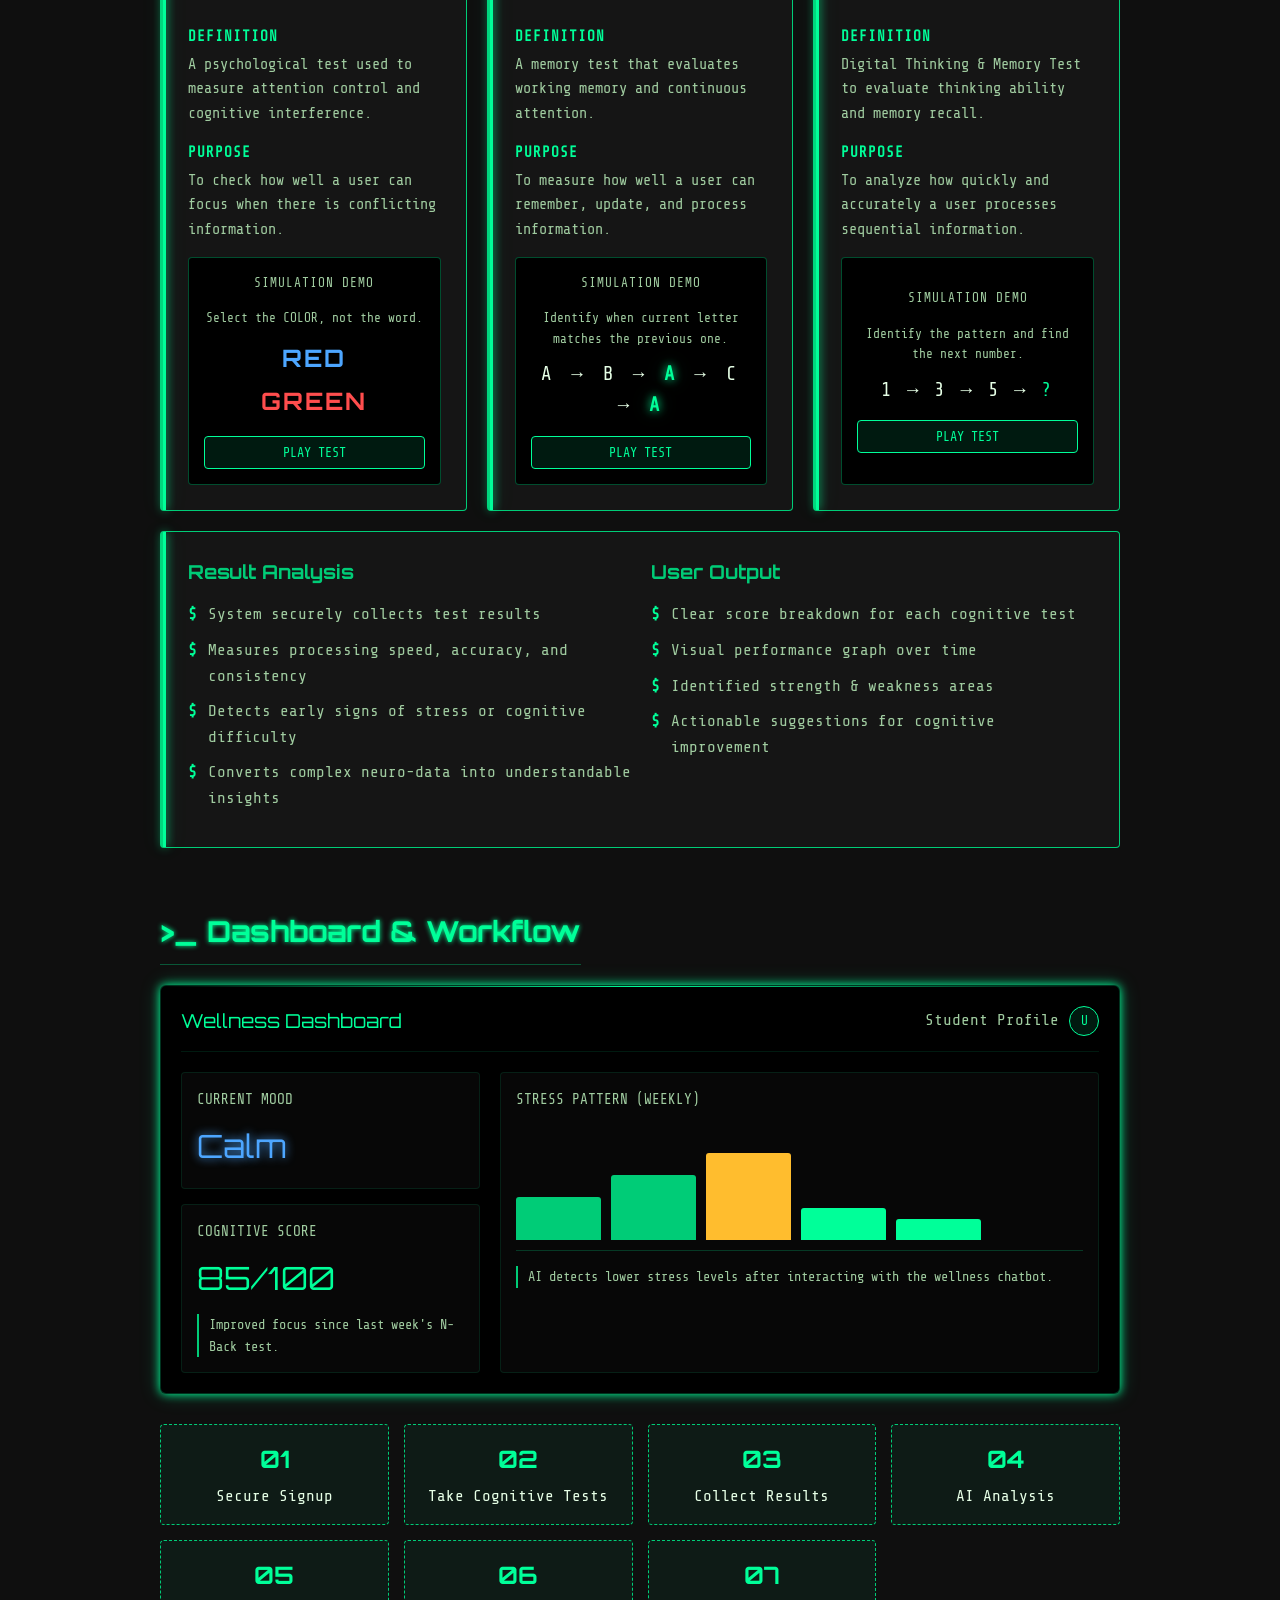
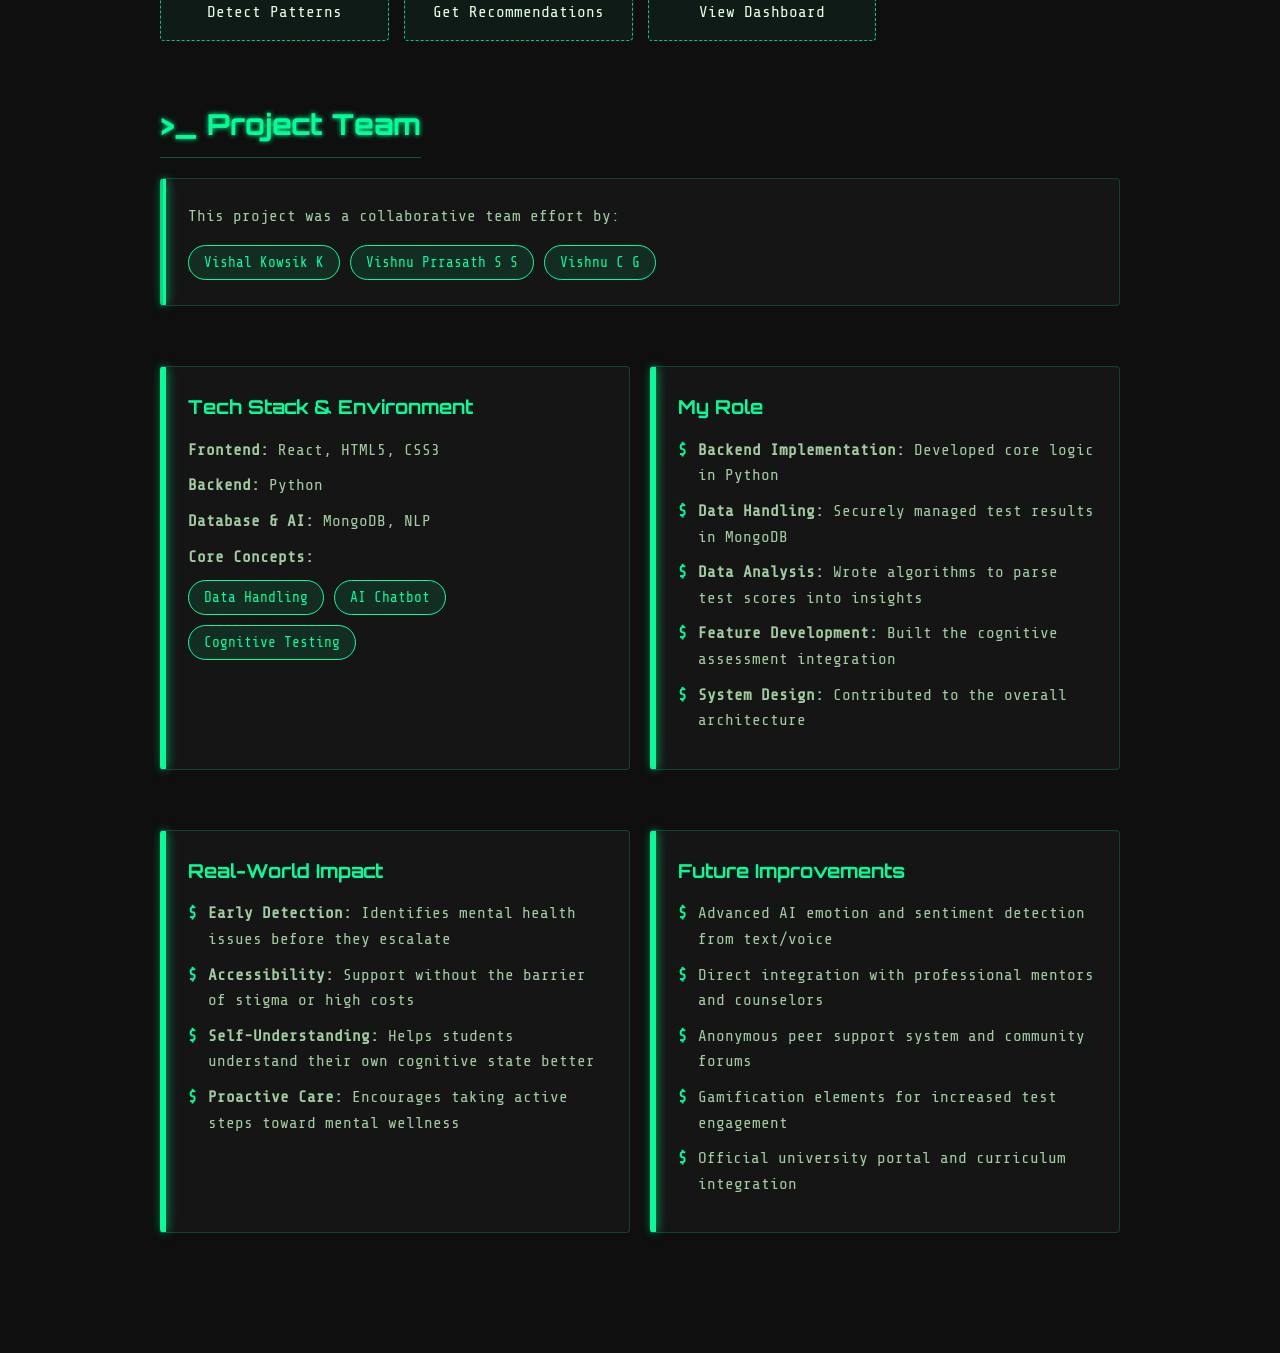
<file: healed.html>
<!DOCTYPE html>
<html lang="en">
<head>
    <meta charset="UTF-8">
    <meta name="viewport" content="width=device-width, initial-scale=1.0">
    <title>HealEd - Mental Health Support System | Vishnu.dev</title>
    <link href="https://fonts.googleapis.com/css2?family=Share+Tech+Mono&family=Orbitron:wght@400;700;900&display=swap" rel="stylesheet">
    <style>
        :root {
            --bg: #0f0f0f;
            --bg-card: #151515;
            --primary: #00ff99;
            --secondary: #00cc77;
            --text: #e6ffe6;
            --text-dim: #a0cca0;
            --glow: 0 0 10px #00ff99, 0 0 20px #00ff9944;
            --font-mono: 'Share Tech Mono', 'Courier New', monospace;
            --font-display: 'Orbitron', 'Courier New', monospace;
        }

        * { margin: 0; padding: 0; box-sizing: border-box; }
        body { background: var(--bg); color: var(--text); font-family: var(--font-mono); line-height: 1.6; padding-bottom: 60px; }

        /* Navbar Back Button */
        .nav-back {
            position: fixed;
            top: 0; left: 0; width: 100%;
            padding: 20px 8%;
            background: rgba(15, 15, 15, 0.95);
            backdrop-filter: blur(10px);
            border-bottom: 1px solid rgba(0, 255, 153, 0.2);
            z-index: 100;
        }
        .nav-back a {
            color: var(--primary);
            text-decoration: none;
            font-size: 1rem;
            letter-spacing: 2px;
            text-transform: uppercase;
            transition: 0.3s;
        }
        .nav-back a:hover { text-shadow: var(--glow); }

        .container { max-width: 1000px; margin: 0 auto; padding: 120px 20px 0; }

        /* HERO */
        .hero { text-align: center; margin-bottom: 80px; }
        .hero h1 { font-family: var(--font-display); font-size: clamp(2rem, 5vw, 4rem); color: var(--primary); text-shadow: var(--glow); margin-bottom: 10px; }
        .tagline { font-size: 1.2rem; color: var(--secondary); margin-bottom: 20px; text-transform: uppercase; letter-spacing: 2px; }
        .intro { font-size: 1rem; color: var(--text-dim); max-width: 700px; margin: 0 auto; }

        /* SECTIONS */
        .section { margin-bottom: 60px; }
        .section-title { font-family: var(--font-display); font-size: 1.8rem; color: var(--primary); margin-bottom: 20px; border-bottom: 1px solid rgba(0, 255, 153, 0.3); padding-bottom: 10px; display: inline-block; text-shadow: 0 0 5px var(--primary); }
        .section-title::before { content: '>_ '; }

        /* CARDS GRID */
        .grid { display: grid; grid-template-columns: repeat(auto-fit, minmax(300px, 1fr)); gap: 20px; }
        .card { background: var(--bg-card); border: 1px solid rgba(0, 255, 153, 0.2); border-left: 3px solid var(--primary); padding: 25px; border-radius: 4px; transition: 0.3s; position: relative; }
        .card::before { content: ''; position: absolute; top: 0; left: 0; width: 3px; height: 100%; background: var(--primary); box-shadow: var(--glow); }
        .card:hover { transform: translateY(-5px); box-shadow: 0 5px 15px rgba(0, 255, 153, 0.1); border-color: var(--primary); }
        .card h3 { font-family: var(--font-display); color: var(--primary); margin-bottom: 15px; font-size: 1.2rem; }
        
        ul { list-style: none; }
        ul li { position: relative; padding-left: 20px; margin-bottom: 10px; color: var(--text-dim); }
        ul li::before { content: '$'; position: absolute; left: 0; color: var(--primary); font-weight: bold; }

        /* PROCESS FLOW */
        .flow-grid { display: grid; grid-template-columns: repeat(auto-fit, minmax(200px, 1fr)); gap: 15px; }
        .step { background: rgba(0, 255, 153, 0.05); border: 1px dashed var(--secondary); padding: 15px; text-align: center; border-radius: 4px; transition: 0.3s;}
        .step:hover { background: rgba(0, 255, 153, 0.1); border-color: var(--primary); box-shadow: var(--glow); transform: translateY(-3px);}
        .step-num { font-size: 1.5rem; color: var(--primary); font-weight: bold; margin-bottom: 5px; font-family: var(--font-display); }

        /* TECH STACK */
        .tech-tags { display: flex; flex-wrap: wrap; gap: 10px; }
        .tech-tag { background: rgba(0, 255, 153, 0.1); border: 1px solid var(--primary); padding: 5px 15px; border-radius: 20px; color: var(--primary); font-size: 0.9rem; }

        /* ASSESSMENT CARDS */
        .assessment-card { 
            border-color: var(--secondary); 
            display: flex; 
            flex-direction: column; 
            height: 100%;
        }
        .assessment-card h3 { border-bottom: 1px dashed rgba(0, 255, 153, 0.3); padding-bottom: 10px; }
        .assessment-label { color: var(--primary); font-weight: bold; margin-top: 15px; font-size: 0.9rem; text-transform: uppercase; letter-spacing: 1px;}
        .assessment-text { color: var(--text-dim); margin-top: 5px; font-size: 0.95rem; }
        .demo-box { 
            background: #000; 
            border: 1px solid rgba(0, 255, 153, 0.3); 
            padding: 15px; 
            margin-top: 15px; 
            border-radius: 4px; 
            text-align: center;
            flex-grow: 1;
            display: flex;
            flex-direction: column;
            justify-content: center;
        }
        .demo-title { font-size: 0.8rem; color: #a0cca0; margin-bottom: 10px; text-transform: uppercase; letter-spacing: 1px;}
        .demo-action { margin-top: 15px; padding: 8px 15px; background: rgba(0, 255, 153, 0.1); border: 1px solid var(--primary); color: var(--primary); border-radius: 4px; cursor: pointer; transition: 0.3s; font-family: var(--font-mono); text-transform: uppercase;}
        .demo-action:hover { background: var(--primary); color: #000; box-shadow: var(--glow); }

        /* SPECIFIC DEMO STYLES */
        .stroop-word { font-size: 1.5rem; font-weight: bold; font-family: var(--font-display); letter-spacing: 2px;}
        .nback-sequence { font-size: 1.2rem; letter-spacing: 5px; color: var(--text); }
        .nback-highlight { color: var(--primary); font-weight: bold; text-shadow: var(--glow); }
        .dtmt-pattern { font-size: 1.2rem; color: var(--text); letter-spacing: 3px; }

        /* DASHBOARD PREVIEW */
        .dashboard-preview { background: #000; border: 1px solid rgba(0, 255, 153, 0.2); border-radius: 6px; padding: 20px; position: relative; overflow: hidden; box-shadow: var(--glow); margin-bottom: 30px;}
        .dashboard-preview::before { content: ''; position: absolute; top: 0; left: 0; right: 0; height: 1px; background: linear-gradient(90deg, transparent, var(--primary), transparent); }
        .dash-header { display: flex; justify-content: space-between; align-items: center; border-bottom: 1px solid rgba(0, 255, 153, 0.1); padding-bottom: 15px; margin-bottom: 20px; }
        .dash-title { color: var(--primary); font-family: var(--font-display); font-size: 1.2rem; }
        .dash-user { display: flex; align-items: center; gap: 10px; color: var(--text-dim); }
        .dash-avatar { width: 30px; height: 30px; border-radius: 50%; background: rgba(0, 255, 153, 0.1); border: 1px solid var(--primary); display: flex; align-items: center; justify-content: center; font-size: 0.8rem; color: var(--primary); }
        .dash-grid { display: grid; grid-template-columns: 1fr 2fr; gap: 20px; }
        @media (max-width: 768px) { .dash-grid { grid-template-columns: 1fr; } }
        .dash-card { background: rgba(15, 15, 15, 0.5); border: 1px solid rgba(0, 255, 153, 0.1); padding: 15px; border-radius: 4px; }
        .dash-card-title { font-size: 0.9rem; color: var(--text-dim); margin-bottom: 10px; text-transform: uppercase; }
        .dash-stat { font-size: 2rem; font-family: var(--font-display); color: var(--primary); }
        .dash-chart-bar { height: 10px; background: rgba(0, 255, 153, 0.1); border-radius: 5px; margin-top: 15px; overflow: hidden; position: relative; }
        .dash-chart-fill { height: 100%; background: var(--primary); width: 75%; box-shadow: var(--glow); }
        .dash-insight { margin-top: 10px; font-size: 0.85rem; color: var(--text-dim); border-left: 2px solid var(--secondary); padding-left: 10px; }
    </style>
</head>
<body>

    <!-- NAVBAR -->
    <nav class="nav-back">
        <a href="index.html#projects">← Back to Portfolio</a>
    </nav>

    <div class="container">
        
        <!-- 1. HERO SECTION -->
        <section class="hero">
            <h1>HEALED</h1>
            <p class="tagline">Mental Health Support System</p>
            <p class="intro">A digital platform that helps students manage anxiety and depression using AI and cognitive assessments. Providing accessible support without stigma.</p>
        </section>

        <!-- 2. PROBLEM & 3. SOLUTION -->
        <section class="section">
            <div class="grid">
                <div class="card">
                    <h3>[ ERR_SYS ] The Problem</h3>
                    <ul>
                        <li>Students increasingly face anxiety and depression</li>
                        <li>Academic pressure and social stress are constantly rising</li>
                        <li>Professional mental health support is often not easily accessible</li>
                        <li>Many students hesitate to seek help due to stigma</li>
                    </ul>
                    <p style="color: var(--secondary); margin-top: 15px; font-size: 0.9rem; border-top: 1px dashed rgba(0,255,153,0.2); padding-top: 10px;">
                        <em>>_ Insight: Anxiety affects a vast majority of students, with depression rates steadily rising across campuses globally.</em>
                    </p>
                </div>
                <div class="card">
                    <h3>[ SYS_OK ] The Solution</h3>
                    <ul>
                        <li>Provides an AI-based mental health support and companion system</li>
                        <li>Uses scientifically backed cognitive tests to analyze mental conditions</li>
                        <li>Offers highly personalized insights and actionable guidance</li>
                        <li>Creates a safe, private, and accessible support system available 24/7</li>
                    </ul>
                </div>
            </div>
        </section>

        <!-- 4. CORE FEATURES -->
        <section class="section">
            <h2 class="section-title">Core Features</h2>
            <div class="grid">
                <div class="card">
                    <ul>
                        <li><strong>AI Chatbot:</strong> Intelligent mental health conversational agent</li>
                        <li><strong>Cognitive Tests:</strong> Built-in assessments (Stroop, N-Back, DTMT)</li>
                        <li><strong>Cognitive Analysis:</strong> Deep memory and attention evaluation</li>
                        <li><strong>Personalized Insights:</strong> Custom mental health reports</li>
                    </ul>
                </div>
                <div class="card">
                    <ul>
                        <li><strong>Tracking Dashboard:</strong> Visual progress tracking over time</li>
                        <li><strong>Pattern Detection:</strong> Identifies stress and mood fluctuations</li>
                        <li><strong>Smart Recommendations:</strong> Data-driven wellness suggestions</li>
                        <li><strong>Wellness Interface:</strong> Calm, user-friendly, and safe UI</li>
                    </ul>
                </div>
            </div>
        </section>

        <!-- 5. ASSESSMENT SYSTEM -->
        <section class="section">
            <h2 class="section-title">Assessment System – Cognitive Analysis</h2>
            <p style="color: var(--text-dim); margin-bottom: 30px; font-size: 1.1rem; max-width: 800px;">
                This system evaluates mental health using scientifically designed cognitive tests. 
                Each test measures specific brain functions like memory, attention, and thinking ability.
            </p>
            
            <div class="grid" style="grid-template-columns: repeat(auto-fit, minmax(280px, 1fr));">
                <!-- Test 1: Stroop -->
                <div class="card assessment-card">
                    <h3>🧠 Stroop Test</h3>
                    <div class="assessment-label">Definition</div>
                    <div class="assessment-text">A psychological test used to measure attention control and cognitive interference.</div>
                    
                    <div class="assessment-label">Purpose</div>
                    <div class="assessment-text">To check how well a user can focus when there is conflicting information.</div>
                    
                    <div class="demo-box">
                        <div class="demo-title">Simulation Demo</div>
                        <div class="assessment-text" style="font-size: 0.8rem; margin-bottom: 10px;">Select the COLOR, not the word.</div>
                        <div class="stroop-word" style="color: #4da6ff;">RED</div>
                        <div class="stroop-word" style="color: #ff4d4d; margin-top: 5px;">GREEN</div>
                        <button class="demo-action">Play Test</button>
                    </div>
                </div>

                <!-- Test 2: N-Back -->
                <div class="card assessment-card">
                    <h3>🔄 N-Back Test</h3>
                    <div class="assessment-label">Definition</div>
                    <div class="assessment-text">A memory test that evaluates working memory and continuous attention.</div>
                    
                    <div class="assessment-label">Purpose</div>
                    <div class="assessment-text">To measure how well a user can remember, update, and process information.</div>
                    
                    <div class="demo-box">
                        <div class="demo-title">Simulation Demo</div>
                        <div class="assessment-text" style="font-size: 0.8rem; margin-bottom: 10px;">Identify when current letter matches the previous one.</div>
                        <div class="nback-sequence">A → B → <span class="nback-highlight">A</span> → C → <span class="nback-highlight">A</span></div>
                        <button class="demo-action">Play Test</button>
                    </div>
                </div>

                <!-- Test 3: DTMT -->
                <div class="card assessment-card">
                    <h3>⚡ DTMT</h3>
                    <div class="assessment-label">Definition</div>
                    <div class="assessment-text">Digital Thinking & Memory Test to evaluate thinking ability and memory recall.</div>
                    
                    <div class="assessment-label">Purpose</div>
                    <div class="assessment-text">To analyze how quickly and accurately a user processes sequential information.</div>
                    
                    <div class="demo-box">
                        <div class="demo-title">Simulation Demo</div>
                        <div class="assessment-text" style="font-size: 0.8rem; margin-bottom: 10px;">Identify the pattern and find the next number.</div>
                        <div class="dtmt-pattern">1 → 3 → 5 → <span style="color: var(--primary);">?</span></div>
                        <button class="demo-action">Play Test</button>
                    </div>
                </div>
            </div>

            <!-- Result Analysis Output -->
            <div class="card" style="margin-top: 20px; border-color: var(--secondary);">
                <div class="grid">
                    <div>
                        <h3 style="color: var(--secondary);">Result Analysis</h3>
                        <ul>
                            <li>System securely collects test results</li>
                            <li>Measures processing speed, accuracy, and consistency</li>
                            <li>Detects early signs of stress or cognitive difficulty</li>
                            <li>Converts complex neuro-data into understandable insights</li>
                        </ul>
                    </div>
                    <div>
                        <h3 style="color: var(--secondary);">User Output</h3>
                        <ul>
                            <li>Clear score breakdown for each cognitive test</li>
                            <li>Visual performance graph over time</li>
                            <li>Identified strength & weakness areas</li>
                            <li>Actionable suggestions for cognitive improvement</li>
                        </ul>
                    </div>
                </div>
            </div>
        </section>

        <!-- 6. USER DASHBOARD & 7. HOW IT WORKS -->
        <section class="section">
            <h2 class="section-title">Dashboard & Workflow</h2>
            
            <div class="dashboard-preview">
                <div class="dash-header">
                    <div class="dash-title">Wellness Dashboard</div>
                    <div class="dash-user">
                        <span>Student Profile</span>
                        <div class="dash-avatar">U</div>
                    </div>
                </div>
                <div class="dash-grid">
                    <div style="display: flex; flex-direction: column; gap: 15px;">
                        <div class="dash-card">
                            <div class="dash-card-title">Current Mood</div>
                            <div class="dash-stat" style="color: #4da6ff; text-shadow: 0 0 10px #4da6ff;">Calm</div>
                        </div>
                        <div class="dash-card">
                            <div class="dash-card-title">Cognitive Score</div>
                            <div class="dash-stat">85/100</div>
                            <div class="dash-insight">Improved focus since last week's N-Back test.</div>
                        </div>
                    </div>
                    <div class="dash-card">
                        <div class="dash-card-title">Stress Pattern (Weekly)</div>
                        <div style="height: 120px; display: flex; align-items: flex-end; gap: 10px; margin-top: 20px; padding-bottom: 10px; border-bottom: 1px solid rgba(0,255,153,0.2);">
                            <div style="width: 15%; background: var(--secondary); height: 40%; border-radius: 3px 3px 0 0;"></div>
                            <div style="width: 15%; background: var(--secondary); height: 60%; border-radius: 3px 3px 0 0;"></div>
                            <div style="width: 15%; background: #ffbd2e; height: 80%; border-radius: 3px 3px 0 0;"></div>
                            <div style="width: 15%; background: var(--primary); height: 30%; border-radius: 3px 3px 0 0;"></div>
                            <div style="width: 15%; background: var(--primary); height: 20%; border-radius: 3px 3px 0 0;"></div>
                        </div>
                        <div class="dash-insight" style="margin-top: 15px;">AI detects lower stress levels after interacting with the wellness chatbot.</div>
                    </div>
                </div>
            </div>

            <div class="flow-grid">
                <div class="step"><div class="step-num">01</div><p>Secure Signup</p></div>
                <div class="step"><div class="step-num">02</div><p>Take Cognitive Tests</p></div>
                <div class="step"><div class="step-num">03</div><p>Collect Results</p></div>
                <div class="step"><div class="step-num">04</div><p>AI Analysis</p></div>
                <div class="step"><div class="step-num">05</div><p>Detect Patterns</p></div>
                <div class="step"><div class="step-num">06</div><p>Get Recommendations</p></div>
                <div class="step"><div class="step-num">07</div><p>View Dashboard</p></div>
            </div>
        </section>

        <!-- PROJECT TEAM -->
        <section class="section">
            <h2 class="section-title">Project Team</h2>
            <div class="card" style="border-left: 3px solid var(--secondary);">
                <p style="color: var(--text-dim); margin-bottom: 15px;">This project was a collaborative team effort by:</p>
                <div class="tech-tags">
                    <span class="tech-tag">Vishal Kowsik K</span>
                    <span class="tech-tag">Vishnu Prrasath S S</span>
                    <span class="tech-tag">Vishnu C G</span>
                </div>
            </div>
        </section>

        <!-- 8. TECH STACK, 9. YOUR ROLE, 10. IMPACT -->
        <section class="section">
            <div class="grid">
                <!-- Tech Stack -->
                <div class="card">
                    <h3>Tech Stack & Environment</h3>
                    <div style="margin-bottom: 10px; color: var(--text-dim);"><strong>Frontend:</strong> React, HTML5, CSS3</div>
                    <div style="margin-bottom: 10px; color: var(--text-dim);"><strong>Backend:</strong> Python</div>
                    <div style="margin-bottom: 10px; color: var(--text-dim);"><strong>Database & AI:</strong> MongoDB, NLP</div>
                    <div style="margin-bottom: 10px; color: var(--text-dim);"><strong>Core Concepts:</strong></div>
                    <div class="tech-tags">
                        <span class="tech-tag">Data Handling</span>
                        <span class="tech-tag">AI Chatbot</span>
                        <span class="tech-tag">Cognitive Testing</span>
                    </div>
                </div>
                
                <!-- My Role -->
                <div class="card">
                    <h3>My Role</h3>
                    <ul>
                        <li><strong>Backend Implementation:</strong> Developed core logic in Python</li>
                        <li><strong>Data Handling:</strong> Securely managed test results in MongoDB</li>
                        <li><strong>Data Analysis:</strong> Wrote algorithms to parse test scores into insights</li>
                        <li><strong>Feature Development:</strong> Built the cognitive assessment integration</li>
                        <li><strong>System Design:</strong> Contributed to the overall architecture</li>
                    </ul>
                </div>
            </div>
        </section>

        <!-- 10. REAL-WORLD IMPACT & 11. FUTURE -->
        <section class="section">
            <div class="grid">
                <div class="card">
                    <h3>Real-World Impact</h3>
                    <ul>
                        <li><strong>Early Detection:</strong> Identifies mental health issues before they escalate</li>
                        <li><strong>Accessibility:</strong> Support without the barrier of stigma or high costs</li>
                        <li><strong>Self-Understanding:</strong> Helps students understand their own cognitive state better</li>
                        <li><strong>Proactive Care:</strong> Encourages taking active steps toward mental wellness</li>
                    </ul>
                </div>
                <div class="card">
                    <h3>Future Improvements</h3>
                    <ul>
                        <li>Advanced AI emotion and sentiment detection from text/voice</li>
                        <li>Direct integration with professional mentors and counselors</li>
                        <li>Anonymous peer support system and community forums</li>
                        <li>Gamification elements for increased test engagement</li>
                        <li>Official university portal and curriculum integration</li>
                    </ul>
                </div>
            </div>
        </section>

    </div>

</body>
</html>
</file>
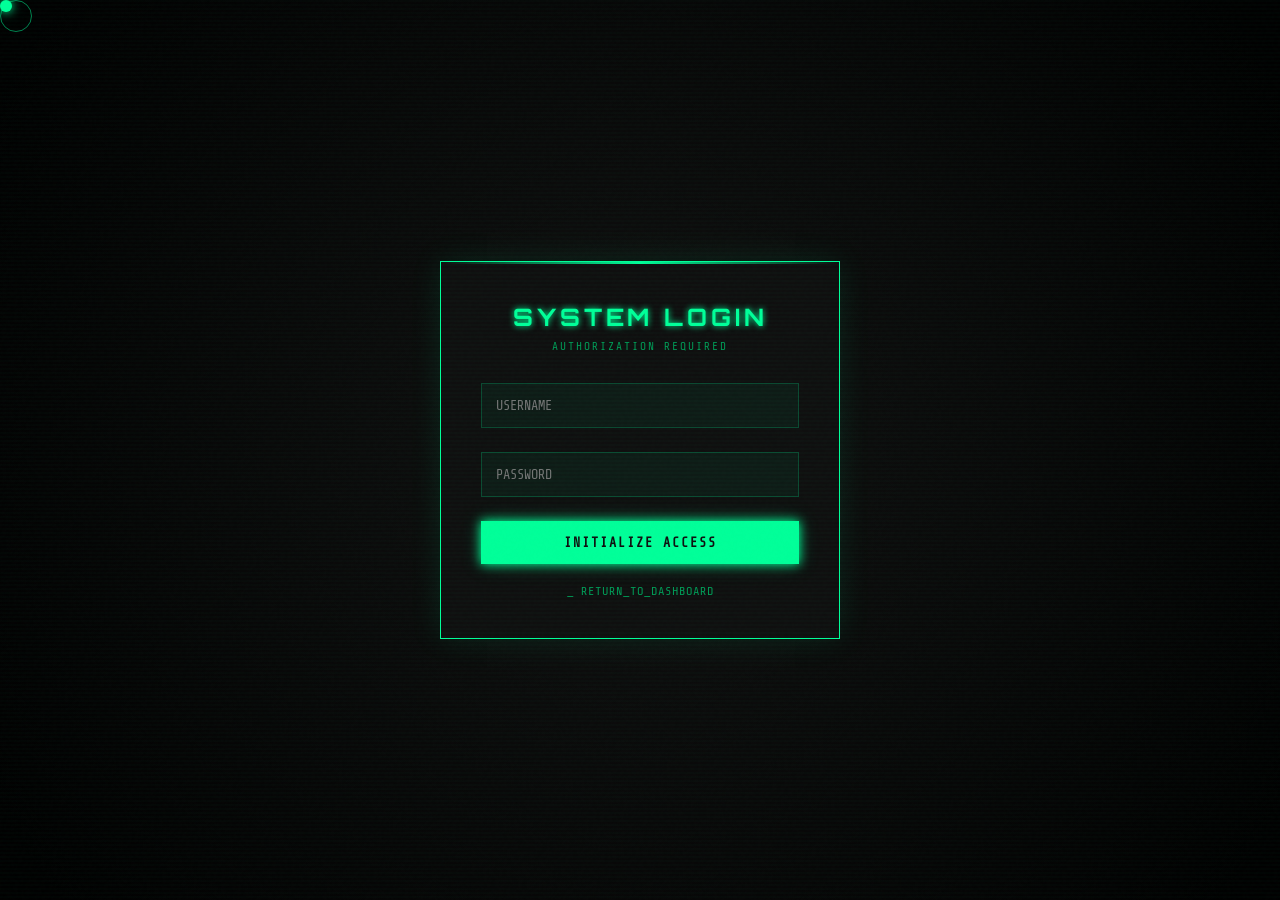
<file: login.html>
<!DOCTYPE html>
<html lang="en">
<head>
    <meta charset="UTF-8">
    <meta name="viewport" content="width=device-width, initial-scale=1.0">
    <title>Vishnu.dev — System Access</title>
    <link rel="stylesheet" href="style.css">
    <style>
        .login-container {
            min-height: 100vh;
            display: flex;
            align-items: center;
            justify-content: center;
            padding: 20px;
            background: radial-gradient(circle at center, #111 0%, #000 100%);
        }
        .login-box {
            width: 100%;
            max-width: 400px;
            background: rgba(15, 15, 15, 0.95);
            border: 1px solid var(--primary);
            padding: 40px;
            position: relative;
            box-shadow: 0 0 30px rgba(0, 255, 153, 0.1);
        }
        .login-box::before {
            content: '';
            position: absolute;
            top: 0;
            left: 0;
            right: 0;
            height: 2px;
            background: linear-gradient(90deg, transparent, var(--primary), transparent);
            animation: scanLine 2s linear infinite;
        }
        @keyframes scanLine {
            0% { transform: translateY(0); opacity: 0; }
            50% { opacity: 1; }
            100% { transform: translateY(400px); opacity: 0; }
        }
        .login-header {
            text-align: center;
            margin-bottom: 30px;
        }
        .login-title {
            font-family: var(--font-display);
            color: var(--primary);
            font-size: 1.5rem;
            letter-spacing: 4px;
            text-shadow: var(--glow-sm);
        }
        .login-subtitle {
            font-size: 0.7rem;
            color: var(--dim);
            letter-spacing: 2px;
            margin-top: 8px;
            text-transform: uppercase;
        }
        .login-form .form-group {
            margin-bottom: 24px;
        }
        .login-form input {
            background: rgba(0, 255, 153, 0.05);
            border: 1px solid rgba(0, 255, 153, 0.2);
            color: var(--text);
            padding: 14px;
            width: 100%;
            font-family: var(--font-mono);
            outline: none;
            transition: all 0.3s;
        }
        .login-form input:focus {
            border-color: var(--primary);
            box-shadow: 0 0 10px rgba(0, 255, 153, 0.2);
        }
        .login-btn {
            width: 100%;
            padding: 14px;
            background: var(--primary);
            color: var(--bg);
            border: none;
            font-family: var(--font-mono);
            font-weight: bold;
            letter-spacing: 2px;
            cursor: pointer;
            transition: all 0.3s;
            box-shadow: var(--glow);
        }
        .login-btn:hover {
            background: transparent;
            color: var(--primary);
            border: 1px solid var(--primary);
        }
        .back-home {
            display: block;
            text-align: center;
            margin-top: 20px;
            color: var(--dim);
            text-decoration: none;
            font-size: 0.75rem;
            letter-spacing: 1px;
            transition: color 0.3s;
        }
        .back-home:hover {
            color: var(--primary);
        }
        .terminal-bg-text {
            position: absolute;
            font-size: 10rem;
            color: rgba(0, 255, 153, 0.02);
            font-family: var(--font-display);
            z-index: -1;
            user-select: none;
            pointer-events: none;
        }
    </style>
</head>
<body>
    <!-- CURSOR -->
    <div id="cursor"></div>
    <div id="cursor-ring"></div>

    <div class="login-container">
        <div class="terminal-bg-text" style="top: 10%; left: 5%;">ACCESS</div>
        <div class="terminal-bg-text" style="bottom: 10%; right: 5%;">DENIED</div>

        <div class="login-box">
            <div class="login-header">
                <h1 class="login-title">SYSTEM LOGIN</h1>
                <p class="login-subtitle">Authorization Required</p>
            </div>
            <form class="login-form" onsubmit="event.preventDefault(); alert('Access Granted. Redirecting...'); window.location.href='index.html';">
                <div class="form-group">
                    <input type="text" placeholder="USERNAME" required>
                </div>
                <div class="form-group">
                    <input type="password" placeholder="PASSWORD" required>
                </div>
                <button type="submit" class="login-btn">INITIALIZE ACCESS</button>
            </form>
            <a href="index.html" class="back-home">_ RETURN_TO_DASHBOARD</a>
        </div>
    </div>

    <script src="script.js"></script>
</body>
</html>
</file>
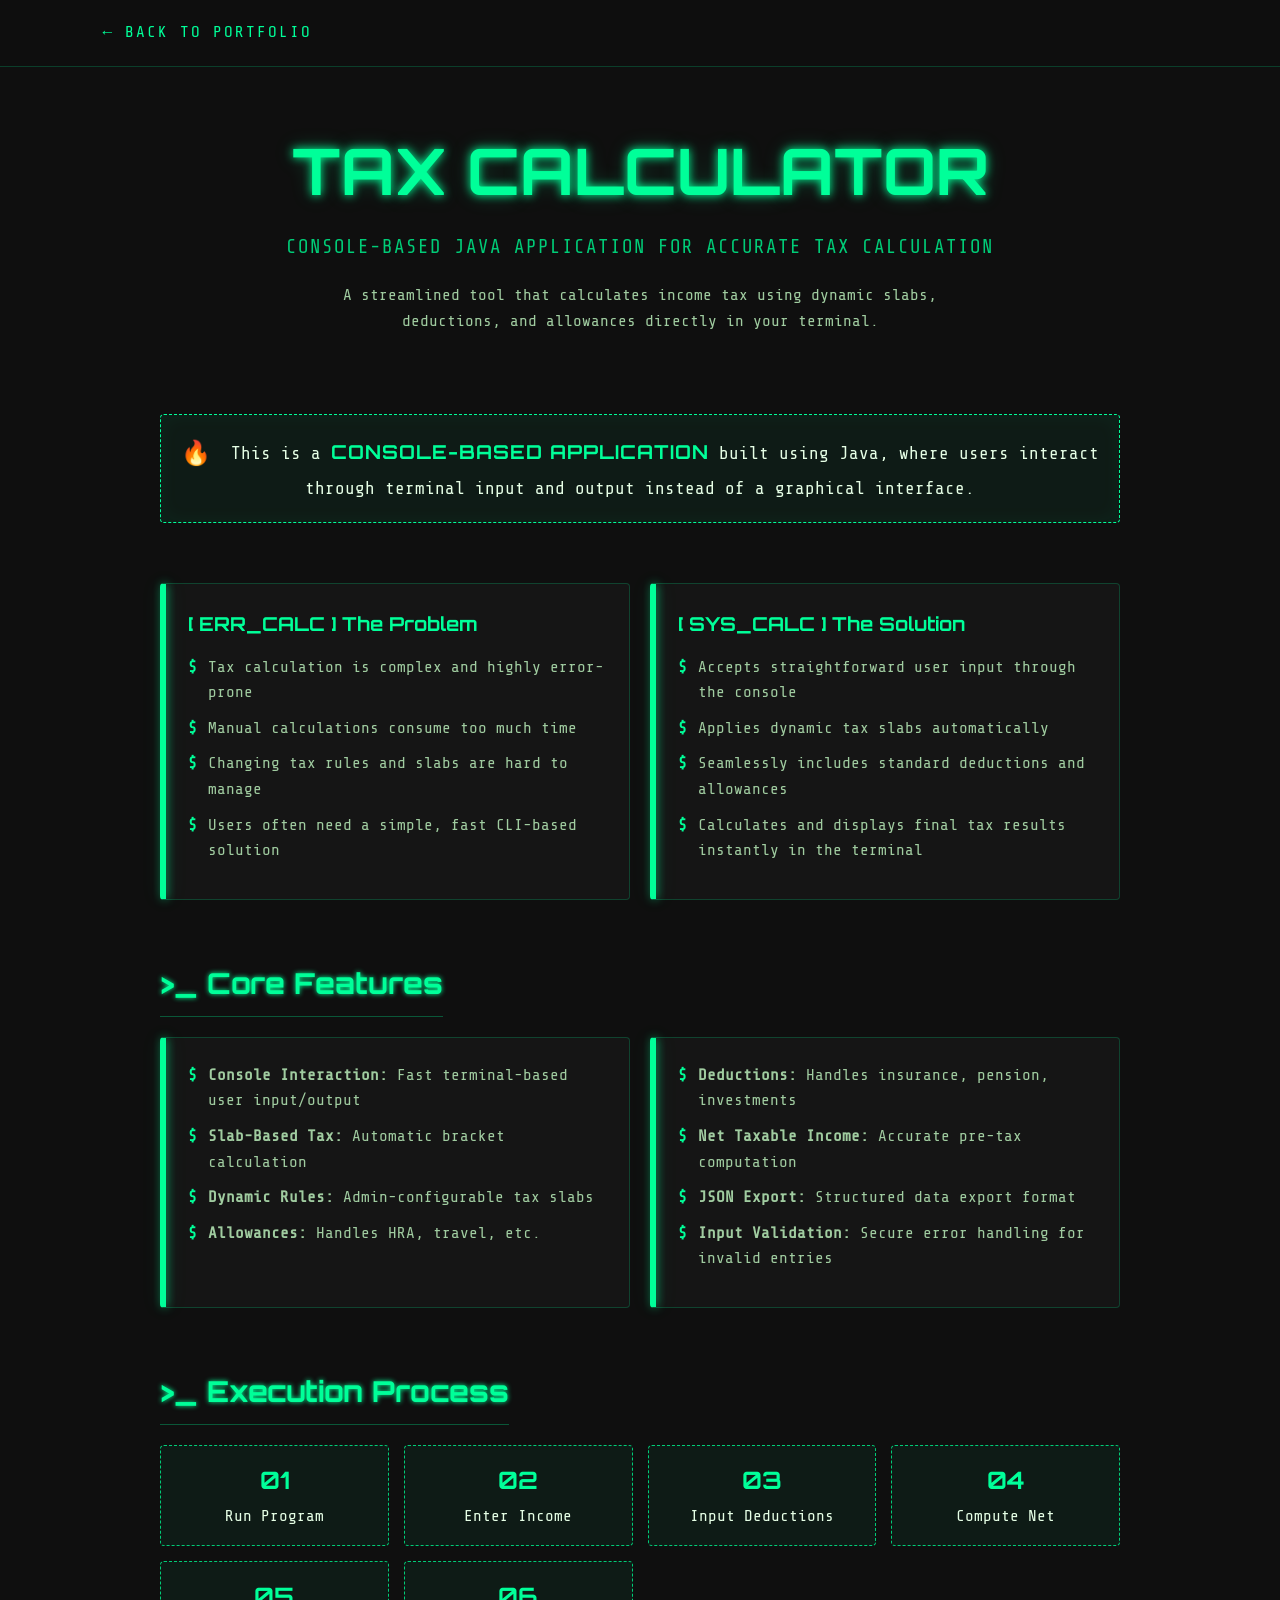
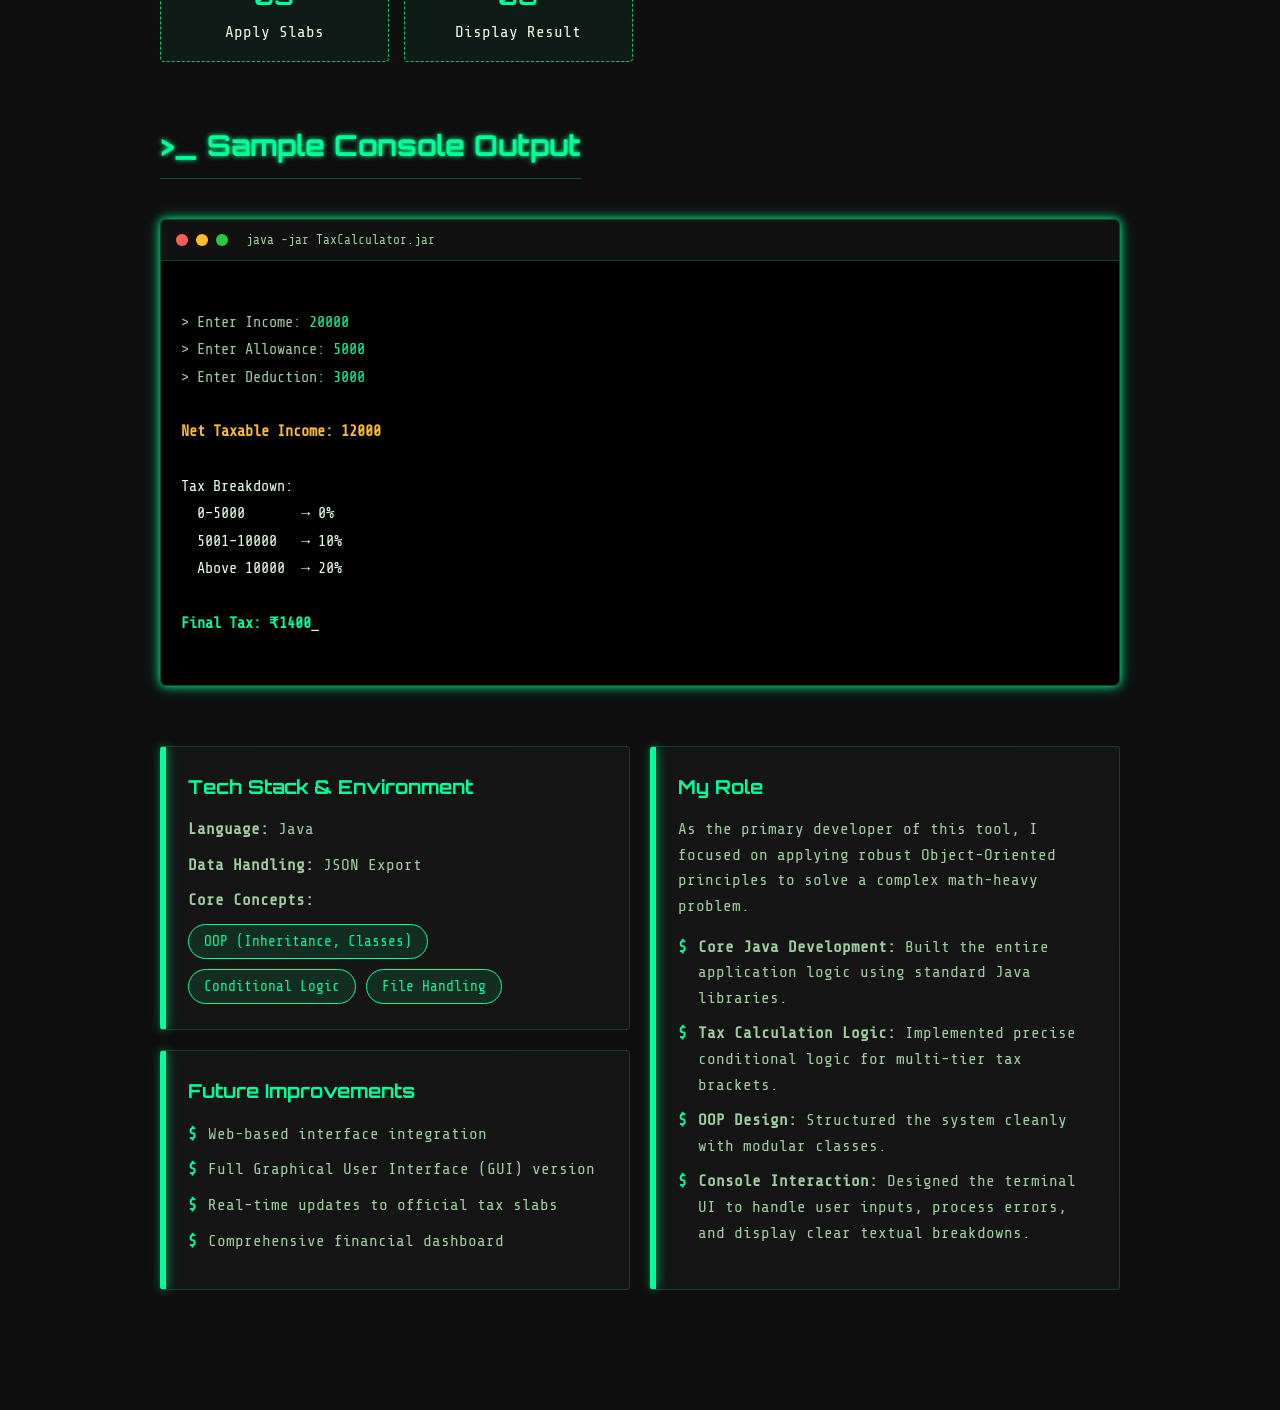
<file: tax.html>
<!DOCTYPE html>
<html lang="en">
<head>
    <meta charset="UTF-8">
    <meta name="viewport" content="width=device-width, initial-scale=1.0">
    <title>Tax Calculator System | Vishnu.dev</title>
    <link href="https://fonts.googleapis.com/css2?family=Share+Tech+Mono&family=Orbitron:wght@400;700;900&display=swap" rel="stylesheet">
    <style>
        :root {
            --bg: #0f0f0f;
            --bg-card: #151515;
            --primary: #00ff99;
            --secondary: #00cc77;
            --text: #e6ffe6;
            --text-dim: #a0cca0;
            --glow: 0 0 10px #00ff99, 0 0 20px #00ff9944;
            --font-mono: 'Share Tech Mono', 'Courier New', monospace;
            --font-display: 'Orbitron', 'Courier New', monospace;
        }

        * { margin: 0; padding: 0; box-sizing: border-box; }
        body { background: var(--bg); color: var(--text); font-family: var(--font-mono); line-height: 1.6; padding-bottom: 60px; }

        /* Navbar Back Button */
        .nav-back {
            position: fixed;
            top: 0; left: 0; width: 100%;
            padding: 20px 8%;
            background: rgba(15, 15, 15, 0.95);
            backdrop-filter: blur(10px);
            border-bottom: 1px solid rgba(0, 255, 153, 0.2);
            z-index: 100;
        }
        .nav-back a {
            color: var(--primary);
            text-decoration: none;
            font-size: 1rem;
            letter-spacing: 2px;
            text-transform: uppercase;
            transition: 0.3s;
        }
        .nav-back a:hover { text-shadow: var(--glow); }

        .container { max-width: 1000px; margin: 0 auto; padding: 120px 20px 0; }

        /* HERO */
        .hero { text-align: center; margin-bottom: 80px; }
        .hero h1 { font-family: var(--font-display); font-size: clamp(2rem, 5vw, 4rem); color: var(--primary); text-shadow: var(--glow); margin-bottom: 10px; }
        .tagline { font-size: 1.2rem; color: var(--secondary); margin-bottom: 20px; text-transform: uppercase; letter-spacing: 2px; }
        .intro { font-size: 1rem; color: var(--text-dim); max-width: 700px; margin: 0 auto; }

        /* SECTIONS */
        .section { margin-bottom: 60px; }
        .section-title { font-family: var(--font-display); font-size: 1.8rem; color: var(--primary); margin-bottom: 20px; border-bottom: 1px solid rgba(0, 255, 153, 0.3); padding-bottom: 10px; display: inline-block; text-shadow: 0 0 5px var(--primary); }
        .section-title::before { content: '>_ '; }

        /* CARDS GRID */
        .grid { display: grid; grid-template-columns: repeat(auto-fit, minmax(300px, 1fr)); gap: 20px; }
        .card { background: var(--bg-card); border: 1px solid rgba(0, 255, 153, 0.2); border-left: 3px solid var(--primary); padding: 25px; border-radius: 4px; transition: 0.3s; position: relative; }
        .card::before { content: ''; position: absolute; top: 0; left: 0; width: 3px; height: 100%; background: var(--primary); box-shadow: var(--glow); }
        .card:hover { transform: translateY(-5px); box-shadow: 0 5px 15px rgba(0, 255, 153, 0.1); border-color: var(--primary); }
        .card h3 { font-family: var(--font-display); color: var(--primary); margin-bottom: 15px; font-size: 1.2rem; }
        
        ul { list-style: none; }
        ul li { position: relative; padding-left: 20px; margin-bottom: 10px; color: var(--text-dim); }
        ul li::before { content: '$'; position: absolute; left: 0; color: var(--primary); font-weight: bold; }

        /* PROJECT TYPE BADGE */
        .project-type-badge {
            background: rgba(0, 255, 153, 0.05);
            border: 1px dashed var(--primary);
            padding: 20px;
            text-align: center;
            border-radius: 4px;
            margin-bottom: 60px;
            font-size: 1.1rem;
            color: var(--text);
            box-shadow: inset 0 0 20px rgba(0,255,153,0.05);
        }
        .project-type-badge strong { color: var(--primary); font-family: var(--font-display); letter-spacing: 1px; font-size: 1.2rem;}

        /* TERMINAL BLOCK */
        .terminal-wrap {
            background: #000;
            border: 1px solid rgba(0, 255, 153, 0.3);
            border-radius: 6px;
            overflow: hidden;
            box-shadow: var(--glow);
            margin-top: 20px;
        }

        .terminal-header {
            background: #111;
            padding: 10px 15px;
            border-bottom: 1px solid rgba(0, 255, 153, 0.2);
            display: flex;
            align-items: center;
            gap: 8px;
        }

        .term-dot { width: 12px; height: 12px; border-radius: 50%; }
        .term-dot.red { background: #ff5f56; }
        .term-dot.yellow { background: #ffbd2e; }
        .term-dot.green { background: #27c93f; }

        .term-title {
            margin-left: 10px;
            color: var(--text-dim);
            font-size: 0.8rem;
        }

        .terminal-body {
            padding: 20px;
            font-family: var(--font-mono);
            color: var(--text);
            font-size: 0.95rem;
            line-height: 1.8;
            white-space: pre-wrap;
        }

        .term-input { color: var(--primary); }
        .term-highlight { color: #ffbd2e; font-weight: bold; }
        .term-label { color: #a0cca0; }

        /* PROCESS FLOW */
        .flow-grid { display: grid; grid-template-columns: repeat(auto-fit, minmax(200px, 1fr)); gap: 15px; }
        .step { background: rgba(0, 255, 153, 0.05); border: 1px dashed var(--secondary); padding: 15px; text-align: center; border-radius: 4px; transition: 0.3s;}
        .step:hover { background: rgba(0, 255, 153, 0.1); border-color: var(--primary); box-shadow: var(--glow); transform: translateY(-3px);}
        .step-num { font-size: 1.5rem; color: var(--primary); font-weight: bold; margin-bottom: 5px; font-family: var(--font-display); }

        /* TECH STACK */
        .tech-tags { display: flex; flex-wrap: wrap; gap: 10px; }
        .tech-tag { background: rgba(0, 255, 153, 0.1); border: 1px solid var(--primary); padding: 5px 15px; border-radius: 20px; color: var(--primary); font-size: 0.9rem; }
    </style>
</head>
<body>

    <!-- NAVBAR -->
    <nav class="nav-back">
        <a href="index.html#projects">← Back to Portfolio</a>
    </nav>

    <div class="container">
        
        <!-- 1. HERO SECTION -->
        <section class="hero">
            <h1>TAX CALCULATOR</h1>
            <p class="tagline">Console-based Java application for accurate tax calculation</p>
            <p class="intro">A streamlined tool that calculates income tax using dynamic slabs, deductions, and allowances directly in your terminal.</p>
        </section>

        <!-- 2. PROJECT TYPE -->
        <div class="project-type-badge">
            <span style="font-size: 1.5rem; vertical-align: middle; margin-right: 10px;">🔥</span>
            This is a <strong>CONSOLE-BASED APPLICATION</strong> built using Java, where users interact through terminal input and output instead of a graphical interface.
        </div>

        <!-- 3. PROBLEM & 4. SOLUTION -->
        <section class="section">
            <div class="grid">
                <div class="card">
                    <h3>[ ERR_CALC ] The Problem</h3>
                    <ul>
                        <li>Tax calculation is complex and highly error-prone</li>
                        <li>Manual calculations consume too much time</li>
                        <li>Changing tax rules and slabs are hard to manage</li>
                        <li>Users often need a simple, fast CLI-based solution</li>
                    </ul>
                </div>
                <div class="card">
                    <h3>[ SYS_CALC ] The Solution</h3>
                    <ul>
                        <li>Accepts straightforward user input through the console</li>
                        <li>Applies dynamic tax slabs automatically</li>
                        <li>Seamlessly includes standard deductions and allowances</li>
                        <li>Calculates and displays final tax results instantly in the terminal</li>
                    </ul>
                </div>
            </div>
        </section>

        <!-- 5. CORE FEATURES -->
        <section class="section">
            <h2 class="section-title">Core Features</h2>
            <div class="grid">
                <div class="card">
                    <ul>
                        <li><strong>Console Interaction:</strong> Fast terminal-based user input/output</li>
                        <li><strong>Slab-Based Tax:</strong> Automatic bracket calculation</li>
                        <li><strong>Dynamic Rules:</strong> Admin-configurable tax slabs</li>
                        <li><strong>Allowances:</strong> Handles HRA, travel, etc.</li>
                    </ul>
                </div>
                <div class="card">
                    <ul>
                        <li><strong>Deductions:</strong> Handles insurance, pension, investments</li>
                        <li><strong>Net Taxable Income:</strong> Accurate pre-tax computation</li>
                        <li><strong>JSON Export:</strong> Structured data export format</li>
                        <li><strong>Input Validation:</strong> Secure error handling for invalid entries</li>
                    </ul>
                </div>
            </div>
        </section>

        <!-- 6. HOW IT WORKS -->
        <section class="section">
            <h2 class="section-title">Execution Process</h2>
            <div class="flow-grid">
                <div class="step"><div class="step-num">01</div><p>Run Program</p></div>
                <div class="step"><div class="step-num">02</div><p>Enter Income</p></div>
                <div class="step"><div class="step-num">03</div><p>Input Deductions</p></div>
                <div class="step"><div class="step-num">04</div><p>Compute Net</p></div>
                <div class="step"><div class="step-num">05</div><p>Apply Slabs</p></div>
                <div class="step"><div class="step-num">06</div><p>Display Result</p></div>
            </div>
        </section>

        <!-- 7. SAMPLE OUTPUT -->
        <section class="section">
            <h2 class="section-title">Sample Console Output</h2>
            <div class="terminal-wrap">
                <div class="terminal-header">
                    <div class="term-dot red"></div>
                    <div class="term-dot yellow"></div>
                    <div class="term-dot green"></div>
                    <div class="term-title">java -jar TaxCalculator.jar</div>
                </div>
                <div class="terminal-body">
<span class="term-label">> Enter Income:</span> <span class="term-input">20000</span>
<span class="term-label">> Enter Allowance:</span> <span class="term-input">5000</span>
<span class="term-label">> Enter Deduction:</span> <span class="term-input">3000</span>

<span class="term-highlight">Net Taxable Income: 12000</span>

Tax Breakdown:
  0–5000       → 0%
  5001–10000   → 10%
  Above 10000  → 20%

<span class="term-highlight" style="color: var(--primary);">Final Tax: ₹1400</span><span class="cursor-blink">_</span>
                </div>
            </div>
        </section>

        <!-- 8. TECH STACK & 9. YOUR ROLE & 10. FUTURE -->
        <section class="section">
            <div class="grid">
                <!-- Tech Stack & Future -->
                <div style="display: flex; flex-direction: column; gap: 20px;">
                    <div class="card">
                        <h3>Tech Stack & Environment</h3>
                        <div style="margin-bottom: 10px; color: var(--text-dim);"><strong>Language:</strong> Java</div>
                        <div style="margin-bottom: 10px; color: var(--text-dim);"><strong>Data Handling:</strong> JSON Export</div>
                        <div style="margin-bottom: 10px; color: var(--text-dim);"><strong>Core Concepts:</strong></div>
                        <div class="tech-tags">
                            <span class="tech-tag">OOP (Inheritance, Classes)</span>
                            <span class="tech-tag">Conditional Logic</span>
                            <span class="tech-tag">File Handling</span>
                        </div>
                    </div>
                    
                    <div class="card">
                        <h3>Future Improvements</h3>
                        <ul>
                            <li>Web-based interface integration</li>
                            <li>Full Graphical User Interface (GUI) version</li>
                            <li>Real-time updates to official tax slabs</li>
                            <li>Comprehensive financial dashboard</li>
                        </ul>
                    </div>
                </div>
                
                <!-- My Role -->
                <div class="card">
                    <h3>My Role</h3>
                    <p style="color: var(--text-dim); margin-bottom: 15px;">
                        As the primary developer of this tool, I focused on applying robust Object-Oriented principles to solve a complex math-heavy problem.
                    </p>
                    <ul>
                        <li><strong>Core Java Development:</strong> Built the entire application logic using standard Java libraries.</li>
                        <li><strong>Tax Calculation Logic:</strong> Implemented precise conditional logic for multi-tier tax brackets.</li>
                        <li><strong>OOP Design:</strong> Structured the system cleanly with modular classes.</li>
                        <li><strong>Console Interaction:</strong> Designed the terminal UI to handle user inputs, process errors, and display clear textual breakdowns.</li>
                    </ul>
                </div>
            </div>
        </section>

    </div>

</body>
</html>
</file>
<file: style.css>
@import url('https://fonts.googleapis.com/css2?family=Share+Tech+Mono&family=Orbitron:wght@400;700;900&display=swap');

:root {
    --bg: #0f0f0f;
    --bg2: #111;
    --bg3: #1a1a1a;
    --primary: #00ff99;
    --secondary: #00cc77;
    --dim: #009955;
    --text: #e6ffe6;
    --text-dim: #a0cca0;
    --glow: 0 0 10px #00ff99, 0 0 20px #00ff9944;
    --glow-sm: 0 0 6px #00ff99;
    --font-mono: 'Share Tech Mono', 'Courier New', monospace;
    --font-display: 'Orbitron', 'Courier New', monospace;
}

*,
*::before,
*::after {
    box-sizing: border-box;
    margin: 0;
    padding: 0;
}

html {
    scroll-behavior: smooth;
}

body {
    background: var(--bg);
    color: var(--text);
    font-family: var(--font-mono);
    overflow-x: hidden;
    cursor: none;
}

/* CURSOR */
#cursor {
    position: fixed;
    width: 12px;
    height: 12px;
    background: var(--primary);
    border-radius: 50%;
    pointer-events: none;
    z-index: 9999;
    transition: transform 0.1s ease;
    box-shadow: var(--glow);
}

#cursor-ring {
    position: fixed;
    width: 32px;
    height: 32px;
    border: 1px solid var(--primary);
    border-radius: 50%;
    pointer-events: none;
    z-index: 9998;
    transition: left 0.12s ease, top 0.12s ease, transform 0.2s ease;
    opacity: 0.5;
}

/* SCANLINE OVERLAY */
body::before {
    content: '';
    position: fixed;
    inset: 0;
    background: repeating-linear-gradient(0deg,
            transparent,
            transparent 2px,
            rgba(0, 255, 153, 0.015) 2px,
            rgba(0, 255, 153, 0.015) 4px);
    pointer-events: none;
    z-index: 1000;
}

/* NOISE TEXTURE */
body::after {
    content: '';
    position: fixed;
    inset: 0;
    background-image: url("data:image/svg+xml,%3Csvg viewBox='0 0 256 256' xmlns='http://www.w3.org/2000/svg'%3E%3Cfilter id='noise'%3E%3CfeTurbulence type='fractalNoise' baseFrequency='0.9' numOctaves='4' stitchTiles='stitch'/%3E%3C/filter%3E%3Crect width='100%25' height='100%25' filter='url(%23noise)' opacity='0.03'/%3E%3C/svg%3E");
    pointer-events: none;
    z-index: 999;
    opacity: 0.4;
}

/* NAVBAR */
.navbar {
    display: flex;
    justify-content: space-between;
    align-items: center;
    padding: 16px 8%;
    background: rgba(15, 15, 15, 0.95);
    border-bottom: 1px solid var(--primary);
    position: fixed;
    width: 100%;
    top: 0;
    z-index: 500;
    backdrop-filter: blur(10px);
}

.navbar::after {
    content: '';
    position: absolute;
    bottom: -1px;
    left: 0;
    width: 100%;
    height: 1px;
    background: linear-gradient(90deg, transparent, var(--primary), transparent);
    animation: navScan 3s linear infinite;
}

@keyframes navScan {
    0% {
        transform: translateX(-100%);
    }

    100% {
        transform: translateX(100%);
    }
}

.logo {
    font-family: var(--font-display);
    font-size: 1.3rem;
    font-weight: 900;
    color: var(--primary);
    text-decoration: none;
    letter-spacing: 2px;
    text-shadow: var(--glow);
    position: relative;
}

.logo span {
    color: var(--text);
}

.nav-links {
    display: none;
    flex-direction: column;
    position: absolute;
    top: 100%;
    right: 8%; /* Align with the navbar padding */
    background: rgba(15, 15, 15, 0.98);
    border: 1px solid var(--primary);
    border-top: none;
    padding: 20px;
    gap: 8px;
    width: 220px;
    box-shadow: 0 5px 20px rgba(0, 255, 153, 0.1);
    border-radius: 0 0 4px 4px;
}

.nav-links.open {
    display: flex;
}

.nav-links a {
    color: var(--text-dim);
    text-decoration: none;
    padding: 10px 14px;
    font-size: 0.8rem;
    letter-spacing: 1px;
    text-transform: uppercase;
    border: 1px solid transparent;
    border-radius: 2px;
    transition: all 0.2s ease;
    position: relative;
    display: block;
}

.nav-links a::before {
    content: '> ';
    opacity: 0;
    color: var(--primary);
    transition: opacity 0.2s;
}

.nav-links a:hover {
    color: var(--primary);
    border-color: var(--primary);
    text-shadow: var(--glow-sm);
    background: rgba(0, 255, 153, 0.05);
}

.nav-links a:hover::before {
    opacity: 1;
}

.hamburger {
    display: flex;
    flex-direction: column;
    gap: 5px;
    cursor: pointer;
    padding: 4px;
}

.hamburger span {
    display: block;
    width: 24px;
    height: 2px;
    background: var(--primary);
    transition: 0.3s;
}

/* HERO */
.hero {
    display: flex;
    align-items: center;
    justify-content: space-between;
    padding: 140px 8% 100px;
    min-height: 100vh;
    gap: 40px;
    position: relative;
    overflow: hidden;
}

.hero-bg {
    position: absolute;
    inset: 0;
    background:
        radial-gradient(ellipse 60% 60% at 80% 50%, rgba(0, 255, 153, 0.04) 0%, transparent 70%),
        radial-gradient(ellipse 40% 40% at 20% 80%, rgba(0, 204, 119, 0.03) 0%, transparent 60%);
    pointer-events: none;
}

.hero-grid {
    position: absolute;
    inset: 0;
    background-image:
        linear-gradient(rgba(0, 255, 153, 0.04) 1px, transparent 1px),
        linear-gradient(90deg, rgba(0, 255, 153, 0.04) 1px, transparent 1px);
    background-size: 50px 50px;
    pointer-events: none;
    mask-image: radial-gradient(ellipse 80% 80% at 50% 50%, black 0%, transparent 100%);
}

.hero-text {
    flex: 1;
    max-width: 600px;
    position: relative;
    z-index: 1;
}

.hero-eyebrow {
    font-size: 0.7rem;
    letter-spacing: 4px;
    color: var(--secondary);
    text-transform: uppercase;
    margin-bottom: 16px;
    opacity: 0;
    animation: fadeUp 0.6s ease 0.2s forwards;
}

.hero-eyebrow::before {
    content: '$ whoami → ';
    color: var(--dim);
}

.hero-name {
    font-family: var(--font-display);
    font-size: clamp(3rem, 7vw, 5.5rem);
    font-weight: 900;
    color: var(--primary);
    line-height: 1;
    letter-spacing: 4px;
    text-shadow: var(--glow);
    opacity: 0;
    animation: fadeUp 0.6s ease 0.4s forwards;
    margin-bottom: 8px;
}

.hero-role {
    font-size: clamp(0.85rem, 2vw, 1rem);
    color: var(--text-dim);
    letter-spacing: 2px;
    margin-bottom: 28px;
    opacity: 0;
    animation: fadeUp 0.6s ease 0.6s forwards;
}

.hero-role span {
    color: var(--secondary);
}

.hero-typing-wrap {
    background: rgba(0, 0, 0, 0.6);
    border: 1px solid var(--dim);
    border-radius: 4px;
    padding: 16px 20px;
    margin-bottom: 36px;
    opacity: 0;
    animation: fadeUp 0.6s ease 0.8s forwards;
    position: relative;
    overflow: hidden;
}

.hero-typing-wrap::before {
    content: '';
    position: absolute;
    top: 0;
    left: 0;
    right: 0;
    height: 1px;
    background: linear-gradient(90deg, transparent, var(--primary), transparent);
}

.typing-prompt {
    color: var(--dim);
    font-size: 0.8rem;
    margin-bottom: 6px;
}

#typing-text {
    color: var(--primary);
    font-size: 0.95rem;
    letter-spacing: 1px;
}

.cursor-blink {
    animation: blink 1s step-end infinite;
    color: var(--primary);
}

@keyframes blink {

    0%,
    100% {
        opacity: 1
    }

    50% {
        opacity: 0
    }
}

.hero-cta {
    display: flex;
    gap: 14px;
    flex-wrap: wrap;
    opacity: 0;
    animation: fadeUp 0.6s ease 1s forwards;
}

.btn-primary {
    border: 1px solid var(--primary);
    color: var(--bg);
    background: var(--primary);
    padding: 12px 28px;
    font-family: var(--font-mono);
    font-size: 0.8rem;
    letter-spacing: 2px;
    text-transform: uppercase;
    text-decoration: none;
    cursor: none;
    transition: all 0.2s ease;
    box-shadow: var(--glow);
}

.btn-primary:hover {
    background: transparent;
    color: var(--primary);
    box-shadow: var(--glow), inset 0 0 20px rgba(0, 255, 153, 0.1);
}

.btn-ghost {
    border: 1px solid var(--dim);
    color: var(--text-dim);
    background: transparent;
    padding: 12px 28px;
    font-family: var(--font-mono);
    font-size: 0.8rem;
    letter-spacing: 2px;
    text-transform: uppercase;
    text-decoration: none;
    cursor: none;
    transition: all 0.2s ease;
}

.btn-ghost:hover {
    border-color: var(--primary);
    color: var(--primary);
    text-shadow: var(--glow-sm);
}

.hero-image-wrap {
    position: relative;
    z-index: 1;
    opacity: 0;
    animation: fadeIn 0.8s ease 0.5s forwards;
}

.hero-image-ring {
    position: relative;
    width: 280px;
    height: 280px;
}

.hero-image-ring::before {
    content: '';
    position: absolute;
    inset: -12px;
    border-radius: 50%;
    border: 1px solid var(--primary);
    animation: spinRing 8s linear infinite;
    border-top-color: transparent;
    border-left-color: transparent;
}

.hero-image-ring::after {
    content: '';
    position: absolute;
    inset: -22px;
    border-radius: 50%;
    border: 1px solid var(--dim);
    animation: spinRing 12s linear infinite reverse;
    border-bottom-color: transparent;
    border-right-color: transparent;
}

@keyframes spinRing {
    to {
        transform: rotate(360deg);
    }
}

.hero-image-ring img,
.hero-avatar-fallback {
    width: 100%;
    height: 100%;
    border-radius: 50%;
    object-fit: cover;
    box-shadow: 0 0 30px rgba(0, 255, 153, 0.3), 0 0 60px rgba(0, 255, 153, 0.1);
    display: block;
    animation: float 3s ease-in-out infinite;
}

.hero-avatar-fallback {
    background: var(--bg3);
    border: 2px solid var(--dim);
    display: flex;
    align-items: center;
    justify-content: center;
    font-family: var(--font-display);
    font-size: 5rem;
    color: var(--primary);
    text-shadow: var(--glow);
}

@keyframes float {

    0%,
    100% {
        transform: translateY(0);
    }

    50% {
        transform: translateY(-15px);
    }
}

.status-badge {
    position: absolute;
    bottom: 10px;
    right: -10px;
    background: var(--bg3);
    border: 1px solid var(--primary);
    padding: 6px 12px;
    font-size: 0.65rem;
    letter-spacing: 1px;
    color: var(--primary);
    display: flex;
    align-items: center;
    gap: 6px;
    box-shadow: var(--glow-sm);
}

.status-dot {
    width: 6px;
    height: 6px;
    background: var(--primary);
    border-radius: 50%;
    animation: pulse 2s ease-in-out infinite;
}

@keyframes pulse {

    0%,
    100% {
        transform: scale(1);
        opacity: 1
    }

    50% {
        transform: scale(1.5);
        opacity: 0.5
    }
}

/* SECTION COMMONS */
section {
    padding: 100px 8%;
    position: relative;
}

.section-header {
    margin-bottom: 60px;
    opacity: 0;
    transform: translateY(30px);
    transition: all 0.6s ease;
}

.section-header.visible {
    opacity: 1;
    transform: none;
}

.section-label {
    font-size: 0.65rem;
    letter-spacing: 5px;
    color: var(--dim);
    text-transform: uppercase;
    margin-bottom: 10px;
}

.section-label::before {
    content: '// ';
}

.section-title {
    font-family: var(--font-display);
    font-size: clamp(1.8rem, 4vw, 2.8rem);
    font-weight: 700;
    color: var(--primary);
    letter-spacing: 3px;
    text-shadow: var(--glow-sm);
    position: relative;
    display: inline-block;
}

.section-title::after {
    content: '';
    position: absolute;
    bottom: -8px;
    left: 0;
    width: 60%;
    height: 1px;
    background: linear-gradient(90deg, var(--primary), transparent);
}

.section-divider {
    border: none;
    border-top: 1px solid rgba(0, 255, 153, 0.15);
    margin: 0;
}

/* ABOUT */
#about {
    background: linear-gradient(180deg, var(--bg) 0%, #0d1a12 100%);
}

.about-grid {
    display: grid;
    grid-template-columns: 1fr 1fr;
    gap: 50px;
    align-items: center;
}

.about-text-block {
    opacity: 0;
    transform: translateX(-30px);
    transition: all 0.6s ease 0.1s;
}

.about-text-block.visible {
    opacity: 1;
    transform: none;
}

.about-identity {
    font-family: var(--font-display);
    font-size: 1rem;
    color: var(--secondary);
    letter-spacing: 3px;
    margin-bottom: 20px;
    display: flex;
    align-items: center;
    gap: 12px;
}

.about-identity::before {
    content: '';
    display: block;
    width: 30px;
    height: 1px;
    background: var(--secondary);
}

.about-body {
    font-size: 0.9rem;
    line-height: 1.9;
    color: var(--text-dim);
    margin-bottom: 24px;
}

.about-body strong {
    color: var(--primary);
}

.about-stats {
    position: relative;
    height: 350px;
    /* increase space */
    margin-top: 40px;
    opacity: 0;
    transform: translateX(30px);
    transition: all 0.6s ease 0.3s;
}

.about-stats.visible {
    opacity: 1;
    transform: none;
}

/* Common style */
.stat-card {
    position: absolute;
    padding: 12px 20px;
    border: 1px solid #00ff99;
    color: #00ff99;
    font-size: 0.8rem;
    border-radius: 8px;
    background: rgba(0, 255, 153, 0.05);
    box-shadow: 0 0 10px #00ff99;
    animation: floatBox 4s ease-in-out infinite;
    transition: 0.3s;
}

/* Better spread positions */
.stat-card:nth-child(1) {
    top: 5%;
    left: 5%;
    animation-delay: 0s;
}

.stat-card:nth-child(2) {
    top: 10%;
    right: 10%;
    animation-delay: 1s;
}

.stat-card:nth-child(3) {
    top: 50%;
    left: 20%;
    animation-delay: 2s;
}

.stat-card:nth-child(4) {
    bottom: 10%;
    right: 15%;
    animation-delay: 3s;
}

.stat-card:nth-child(5) {
    bottom: 5%;
    left: 10%;
    animation-delay: 1.5s;
}

.stat-card:nth-child(6) {
    top: 30%;
    right: 30%;
    animation-delay: 2.5s;
}

/* Floating animation */
@keyframes floatBox {
    0% {
        transform: translateY(0px);
    }

    50% {
        transform: translateY(-12px);
    }

    100% {
        transform: translateY(0px);
    }
}

.stat-card:hover {
    transform: scale(1.1);
    box-shadow: 0 0 20px #00ff99;
}

/* PROJECTS */
#projects {
    background: var(--bg);
}

.projects-grid {
    display: grid;
    grid-template-columns: repeat(auto-fit, minmax(340px, 1fr));
    gap: 28px;
}

.card {
    background: var(--bg3);
    border: 1px solid rgba(0, 255, 153, 0.25);
    padding: 32px;
    border-radius: 4px;
    box-shadow: 0 0 10px rgba(0, 255, 153, 0.08);
    transition: all 0.3s ease;
    position: relative;
    overflow: hidden;
    opacity: 0;
    transform: translateY(30px);
    transition: opacity 0.6s ease, transform 0.6s ease, box-shadow 0.3s, border-color 0.3s;
}

.card.visible {
    opacity: 1;
    transform: none;
}

.card::before {
    content: '';
    position: absolute;
    top: 0;
    left: 0;
    width: 3px;
    height: 100%;
    background: var(--primary);
    box-shadow: var(--glow-sm);
}

.card:hover {
    transform: translateY(-6px) scale(1.01);
    box-shadow: 0 0 30px rgba(0, 255, 153, 0.2);
    border-color: var(--primary);
}

.card-tag {
    display: inline-block;
    font-size: 0.6rem;
    letter-spacing: 3px;
    text-transform: uppercase;
    color: var(--bg);
    background: var(--primary);
    padding: 3px 10px;
    margin-bottom: 16px;
}

.card-title {
    font-family: var(--font-display);
    font-size: 1.3rem;
    font-weight: 700;
    color: var(--primary);
    letter-spacing: 2px;
    margin-bottom: 12px;
    text-shadow: var(--glow-sm);
}

.card-desc {
    font-size: 0.85rem;
    color: var(--text-dim);
    line-height: 1.8;
    margin-bottom: 24px;
}

.card-meta {
    display: flex;
    gap: 10px;
    flex-wrap: wrap;
}

.tech-tag {
    font-size: 0.65rem;
    color: var(--secondary);
    border: 1px solid var(--dim);
    padding: 3px 10px;
    letter-spacing: 1px;
}

.card-icon {
    position: absolute;
    top: 24px;
    right: 24px;
    font-size: 2rem;
    opacity: 0.12;
}

/* SKILLS */
#skills {
    background: linear-gradient(180deg, var(--bg) 0%, #0a150f 100%);
}

.skills-grid {
    display: grid;
    grid-template-columns: repeat(auto-fit, minmax(180px, 1fr));
    gap: 20px;
}

.skill-card {
    background: var(--bg3);
    border: 1px solid rgba(0, 255, 153, 0.2);
    padding: 28px 20px;
    text-align: center;
    position: relative;
    overflow: hidden;
    transition: all 0.3s ease;
    opacity: 0;
    transform: scale(0.9);
    transition: opacity 0.5s ease, transform 0.5s ease, box-shadow 0.3s, border-color 0.3s;
    cursor: none;
}

.skill-card.visible {
    opacity: 1;
    transform: scale(1);
}

.skill-card:hover {
    border-color: var(--primary);
    box-shadow: 0 0 25px rgba(0, 255, 153, 0.15), inset 0 0 20px rgba(0, 255, 153, 0.03);
    transform: scale(1.05) translateY(-4px);
}

.skill-card::after {
    content: '';
    position: absolute;
    bottom: 0;
    left: 0;
    width: 100%;
    height: 2px;
    background: linear-gradient(90deg, transparent, var(--primary), transparent);
    transform: scaleX(0);
    transition: transform 0.3s;
}

.skill-card:hover::after {
    transform: scaleX(1);
}

.skill-icon {
    font-size: 2.4rem;
    margin-bottom: 12px;
    filter: drop-shadow(0 0 8px rgba(0, 255, 153, 0.5));
}

.skill-name {
    font-family: var(--font-display);
    font-size: 0.75rem;
    font-weight: 700;
    color: var(--primary);
    letter-spacing: 2px;
    text-transform: uppercase;
    margin-bottom: 8px;
}

.skill-bar-wrap {
    background: rgba(0, 255, 153, 0.1);
    height: 3px;
    border-radius: 2px;
    overflow: hidden;
    margin-top: 10px;
}

.skill-bar {
    height: 100%;
    background: linear-gradient(90deg, var(--secondary), var(--primary));
    border-radius: 2px;
    width: 0;
    transition: width 1s ease 0.3s;
    box-shadow: var(--glow-sm);
}

.skill-card.visible .skill-bar {
    width: var(--level);
}

/* TERMINAL */
#terminal-section {
    background: var(--bg);
}

.terminal-wrap {
    max-width: 780px;
    margin: 0 auto;
    opacity: 0;
    transform: translateY(30px);
    transition: all 0.6s ease;
}

.terminal-wrap.visible {
    opacity: 1;
    transform: none;
}

.terminal-titlebar {
    background: #1e1e1e;
    border: 1px solid rgba(0, 255, 153, 0.3);
    border-bottom: none;
    padding: 10px 16px;
    display: flex;
    align-items: center;
    gap: 8px;
    border-radius: 6px 6px 0 0;
}

.terminal-dot {
    width: 12px;
    height: 12px;
    border-radius: 50%;
}

.terminal-dot.red {
    background: #ff5f57;
}

.terminal-dot.yellow {
    background: #febc2e;
}

.terminal-dot.green {
    background: #28c840;
}

.terminal-titlebar-text {
    flex: 1;
    text-align: center;
    font-size: 0.7rem;
    color: #666;
    letter-spacing: 1px;
}

.terminal {
    background: #0a0a0a;
    border: 1px solid rgba(0, 255, 153, 0.3);
    border-radius: 0 0 6px 6px;
    padding: 28px;
    font-size: 0.85rem;
    line-height: 2;
    box-shadow: 0 0 30px rgba(0, 255, 153, 0.1);
    min-height: 280px;
}

.t-line {
    display: flex;
    gap: 8px;
    margin-bottom: 2px;
}

.t-prompt {
    color: var(--secondary);
    white-space: nowrap;
}

.t-cmd {
    color: #fff;
}

.t-output {
    color: var(--text-dim);
    padding-left: 20px;
}

.t-err {
    color: #ff6b6b;
    padding-left: 20px;
}

.t-ok {
    color: var(--primary);
    padding-left: 20px;
}

.t-comment {
    color: #555;
    padding-left: 20px;
    font-style: italic;
}

.t-cursor {
    display: inline-block;
    width: 8px;
    height: 14px;
    background: var(--primary);
    vertical-align: text-bottom;
    animation: blink 1s step-end infinite;
}

/* CONTACT */
#contact {
    background: linear-gradient(180deg, #0a150f 0%, var(--bg) 100%);
}

.contact-grid {
    display: grid;
    grid-template-columns: 1fr 1fr;
    gap: 60px;
    align-items: start;
}

.contact-info {
    opacity: 0;
    transform: translateX(-30px);
    transition: all 0.6s ease;
}

.contact-info.visible {
    opacity: 1;
    transform: none;
}

.contact-desc {
    font-size: 0.9rem;
    color: var(--text-dim);
    line-height: 1.9;
    margin-bottom: 36px;
}

.contact-links {
    display: flex;
    flex-direction: column;
    gap: 14px;
}

.contact-link {
    display: flex;
    align-items: center;
    gap: 14px;
    text-decoration: none;
    color: var(--text-dim);
    padding: 14px 18px;
    border: 1px solid rgba(0, 255, 153, 0.15);
    transition: all 0.3s ease;
    position: relative;
    overflow: hidden;
}

.contact-link::before {
    content: '';
    position: absolute;
    left: 0;
    top: 0;
    bottom: 0;
    width: 0;
    background: rgba(0, 255, 153, 0.05);
    transition: width 0.3s;
}

.contact-link:hover::before {
    width: 100%;
}

.contact-link:hover {
    color: var(--primary);
    border-color: var(--primary);
}

.contact-link-icon {
    font-size: 1.2rem;
    width: 24px;
    text-align: center;
}

.contact-link-label {
    font-size: 0.75rem;
    letter-spacing: 2px;
    text-transform: uppercase;
}

.contact-form-wrap {
    opacity: 0;
    transform: translateX(30px);
    transition: all 0.6s ease 0.2s;
}

.contact-form-wrap.visible {
    opacity: 1;
    transform: none;
}

.form-group {
    margin-bottom: 18px;
}

.form-group label {
    display: block;
    font-size: 0.7rem;
    letter-spacing: 2px;
    color: var(--dim);
    text-transform: uppercase;
    margin-bottom: 6px;
}

.form-group label::before {
    content: '> ';
}

.form-group input,
.form-group textarea {
    width: 100%;
    background: rgba(0, 255, 153, 0.03);
    border: 1px solid rgba(0, 255, 153, 0.2);
    color: var(--text);
    font-family: var(--font-mono);
    font-size: 0.85rem;
    padding: 12px 16px;
    outline: none;
    transition: border-color 0.2s, box-shadow 0.2s;
    resize: none;
}

.form-group input:focus,
.form-group textarea:focus {
    border-color: var(--primary);
    box-shadow: 0 0 10px rgba(0, 255, 153, 0.1);
}

.form-group textarea {
    min-height: 120px;
}

button.btn-send {
    border: 1px solid var(--primary);
    color: var(--bg);
    background: var(--primary);
    padding: 13px 36px;
    font-family: var(--font-mono);
    font-size: 0.8rem;
    letter-spacing: 2px;
    text-transform: uppercase;
    cursor: none;
    transition: all 0.2s ease;
    box-shadow: var(--glow);
    width: 100%;
}

button.btn-send:hover {
    background: transparent;
    color: var(--primary);
}

/* FOOTER */
footer {
    background: var(--bg);
    border-top: 1px solid rgba(0, 255, 153, 0.15);
    padding: 30px 8%;
    display: flex;
    justify-content: space-between;
    align-items: center;
    flex-wrap: wrap;
    gap: 16px;
}

.footer-logo {
    font-family: var(--font-display);
    font-size: 0.9rem;
    color: var(--primary);
    text-shadow: var(--glow-sm);
}

.footer-text {
    font-size: 0.7rem;
    color: #444;
    letter-spacing: 1px;
}

.footer-mantra {
    font-size: 0.7rem;
    color: var(--dim);
    letter-spacing: 2px;
}

.footer-mantra span {
    color: var(--primary);
}

/* ANIMATIONS */
@keyframes fadeUp {
    from {
        opacity: 0;
        transform: translateY(20px);
    }

    to {
        opacity: 1;
        transform: none;
    }
}

@keyframes fadeIn {
    from {
        opacity: 0;
    }

    to {
        opacity: 1;
    }
}

/* SCROLLBAR */
::-webkit-scrollbar {
    width: 4px;
}

::-webkit-scrollbar-track {
    background: var(--bg);
}

::-webkit-scrollbar-thumb {
    background: var(--dim);
}

::-webkit-scrollbar-thumb:hover {
    background: var(--primary);
}

/* MOBILE */
@media (max-width: 768px) {
    .nav-links {
        width: 100%;
        right: 0;
        border-radius: 0;
        border-left: none;
        border-right: none;
    }

    .hero {
        flex-direction: column-reverse;
        padding: 120px 6% 80px;
        text-align: center;
    }

    .hero-image-ring {
        width: 180px;
        height: 180px;
    }

    .hero-cta {
        justify-content: center;
    }

    .about-grid {
        grid-template-columns: 1fr;
    }

    .about-stats {
        grid-template-columns: repeat(3, 1fr);
    }

    .contact-grid {
        grid-template-columns: 1fr;
    }

    .projects-grid {
        grid-template-columns: 1fr;
    }

    section {
        padding: 70px 6%;
    }
}

@media (max-width: 480px) {
    .about-stats {
        grid-template-columns: 1fr 1fr;
    }

    .skills-grid {
        grid-template-columns: repeat(2, 1fr);
    }
}

/* OBJECTIVE */
.objective {
    font-size: 0.9rem;
    color: #a0cca0;
    line-height: 1.8;
    max-width: 700px;
    margin-top: 20px;
}

.stat-card:nth-child(7) {
    bottom: 30%;
    left: 45%;
    animation-delay: 0.5s;
}

/* JOURNEY / MILESTONES */
.milestones-grid {
    display: grid;
    grid-template-columns: 1fr 1fr;
    gap: 40px;
    margin-top: 40px;
}

.milestone-col {
    background: var(--bg3);
    border: 1px solid rgba(0, 255, 153, 0.2);
    padding: 40px;
    border-radius: 4px;
    box-shadow: 0 0 10px rgba(0, 255, 153, 0.05);
    text-align: left;
    opacity: 0;
    transform: translateY(30px);
    transition: opacity 0.6s ease, transform 0.6s ease, box-shadow 0.3s, border-color 0.3s;
}

.milestone-col.visible {
    opacity: 1;
    transform: none;
}

.milestone-col:hover {
    border-color: var(--primary);
    box-shadow: 0 0 30px rgba(0, 255, 153, 0.2);
    transform: translateY(-6px) scale(1.01);
}

.milestone-title {
    font-family: var(--font-display);
    font-size: 1.4rem;
    color: var(--primary);
    margin-bottom: 15px;
    letter-spacing: 2px;
    text-shadow: var(--glow-sm);
}

.milestone-desc {
    font-size: 0.9rem;
    color: var(--text-dim);
    line-height: 1.8;
    margin-bottom: 25px;
}

@media (max-width: 768px) {
    .milestones-grid {
        grid-template-columns: 1fr;
    }
}

/* GROW UP, DATAPULSE, HEALED, TAX, & OTHER LOADING OVERLAYS */
#growup-loading-overlay,
#datapulse-loading-overlay,
#healed-loading-overlay,
#tax-loading-overlay,
#experiences-loading-overlay,
#achievements-loading-overlay,
#resume-loading-overlay {
    position: fixed;
    inset: 0;
    background: #0f0f0f;
    z-index: 10000;
    display: flex;
    align-items: center;
    justify-content: center;
    flex-direction: column;
    opacity: 0;
    visibility: hidden;
    transition: opacity 0.4s ease, visibility 0.4s ease;
}

#growup-loading-overlay.active,
#datapulse-loading-overlay.active,
#healed-loading-overlay.active,
#tax-loading-overlay.active,
#experiences-loading-overlay.active,
#achievements-loading-overlay.active,
#resume-loading-overlay.active {
    opacity: 1;
    visibility: visible;
}

.loading-content {
    text-align: center;
    position: relative;
    z-index: 2;
}

.loading-title {
    font-family: var(--font-display);
    font-size: clamp(3rem, 8vw, 6rem);
    color: transparent;
    -webkit-text-stroke: 1px var(--dim);
    margin-bottom: 20px;
    letter-spacing: 10px;
    display: flex;
    justify-content: center;
    gap: 4px;
}

.g-letter {
    display: inline-block;
    opacity: 0;
    transform: translateY(20px) scale(0.9);
}

.g-letter.space {
    width: 20px;
    opacity: 1 !important;
    transform: none !important;
    box-shadow: none !important;
    text-shadow: none !important;
    -webkit-text-stroke: 0 transparent !important;
}

.loading-title.animate .g-letter:not(.space) {
    animation: letterReveal 0.4s cubic-bezier(0.175, 0.885, 0.32, 1.275) forwards;
}

@keyframes letterReveal {
    0% {
        opacity: 0;
        transform: translateY(20px) scale(0.9);
        color: transparent;
        text-shadow: none;
    }

    100% {
        opacity: 1;
        transform: translateY(0) scale(1);
        color: var(--primary);
        text-shadow: 0 0 10px #00ff99, 0 0 20px #00ff99;
        -webkit-text-stroke: 0px transparent;
    }
}

.loading-title.animate .g-letter:not(.space):nth-child(1) {
    animation-delay: 0.1s;
}

.loading-title.animate .g-letter:not(.space):nth-child(2) {
    animation-delay: 0.2s;
}

.loading-title.animate .g-letter:not(.space):nth-child(3) {
    animation-delay: 0.3s;
}

.loading-title.animate .g-letter:not(.space):nth-child(4) {
    animation-delay: 0.4s;
}

.loading-title.animate .g-letter:not(.space):nth-child(5) {
    animation-delay: 0.5s;
}

.loading-title.animate .g-letter:not(.space):nth-child(6) {
    animation-delay: 0.6s;
}

.loading-title.animate .g-letter:not(.space):nth-child(7) {
    animation-delay: 0.7s;
}

.loading-title.animate .g-letter:not(.space):nth-child(8) {
    animation-delay: 0.8s;
}

.loading-title.animate .g-letter:not(.space):nth-child(9) {
    animation-delay: 0.9s;
}

.loading-title.merge .g-letter:not(.space) {
    animation: mergeGlow 1s ease forwards;
}

@keyframes mergeGlow {
    0% {
        letter-spacing: 10px;
        text-shadow: 0 0 10px #00ff99, 0 0 20px #00ff99;
    }

    100% {
        letter-spacing: 2px;
        text-shadow: 0 0 20px #00ff99, 0 0 40px #00ff99, 0 0 60px #00ff99;
    }
}

.loading-subtext {
    font-family: var(--font-mono);
    color: var(--secondary);
    font-size: 1rem;
    letter-spacing: 2px;
    opacity: 0;
}

.loading-subtext.animate {
    animation: fadeInSub 0.5s ease forwards;
    animation-delay: 0.8s;
}

@keyframes fadeInSub {
    to {
        opacity: 1;
    }
}

.loading-progress-bar {
    width: 200px;
    height: 2px;
    background: rgba(0, 255, 153, 0.1);
    margin: 20px auto 0;
    position: relative;
    overflow: hidden;
    opacity: 0;
}

.loading-progress-bar.animate {
    animation: fadeInSub 0.5s ease forwards;
    animation-delay: 1s;
}

.loading-progress {
    position: absolute;
    top: 0;
    left: 0;
    height: 100%;
    width: 0%;
    background: var(--primary);
    box-shadow: 0 0 10px var(--primary);
}

.loading-progress.animate {
    animation: loadBar 1.5s ease-in-out forwards;
    animation-delay: 1s;
}

@keyframes loadBar {
    to { width: 100%; }
}

/* EXPERIENCES & ACHIEVEMENTS GRID */
.exp-list {
    display: grid;
    grid-template-columns: 1fr;
    gap: 40px;
    max-width: 1000px;
    margin: 0 auto;
}

.exp-card {
    background: var(--bg3);
    border: 1px solid rgba(0, 255, 153, 0.2);
    border-radius: 4px;
    padding: 30px;
    display: flex;
    gap: 30px;
    box-shadow: 0 0 15px rgba(0, 255, 153, 0.05);
    transition: all 0.4s ease;
    position: relative;
    overflow: hidden;
    opacity: 0;
    transform: translateY(20px);
}

.exp-card.animate {
    animation: fadeUp 0.6s ease forwards;
}

.exp-card:hover {
    border-color: var(--primary);
    box-shadow: 0 0 30px rgba(0, 255, 153, 0.15);
    transform: translateY(-5px);
}

.exp-card::before {
    content: '';
    position: absolute;
    left: 0;
    top: 0;
    width: 3px;
    height: 100%;
    background: var(--primary);
    box-shadow: var(--glow-sm);
    transform: scaleY(0);
    transition: transform 0.4s ease;
    transform-origin: bottom;
}

.exp-card:hover::before {
    transform: scaleY(1);
}

.exp-left {
    flex: 0 0 120px;
    display: flex;
    justify-content: center;
}

.exp-logo {
    width: 100px;
    height: 100px;
    object-fit: cover;
    border-radius: 50%;
    border: 2px solid var(--dim);
    padding: 5px;
    background: var(--bg);
    transition: all 0.3s ease;
}

.exp-card:hover .exp-logo {
    border-color: var(--primary);
    box-shadow: var(--glow-sm);
}

.exp-right {
    flex: 1;
}

.exp-header {
    margin-bottom: 15px;
}

.exp-role {
    font-family: var(--font-display);
    font-size: 1.4rem;
    color: var(--primary);
    letter-spacing: 1px;
    margin-bottom: 5px;
    text-shadow: var(--glow-sm);
}

.exp-company-info {
    font-size: 0.85rem;
    color: var(--secondary);
    letter-spacing: 2px;
    text-transform: uppercase;
}

.exp-desc {
    font-size: 0.9rem;
    color: var(--text-dim);
    line-height: 1.7;
    margin-bottom: 20px;
}

.exp-media-gallery {
    display: flex;
    gap: 15px;
    margin-bottom: 20px;
    flex-wrap: wrap;
}

.exp-media-item {
    display: block;
    width: 140px;
    height: 90px;
    border: 1px solid rgba(0, 255, 153, 0.3);
    border-radius: 4px;
    overflow: hidden;
    position: relative;
    cursor: none;
}

.exp-media-item img {
    width: 100%;
    height: 100%;
    object-fit: cover;
    transition: transform 0.3s ease;
    opacity: 0.8;
}

.exp-media-item:hover img {
    transform: scale(1.1);
    opacity: 1;
}

.exp-media-item::after {
    content: '';
    position: absolute;
    inset: 0;
    background: rgba(0, 255, 153, 0.1);
    opacity: 0;
    transition: opacity 0.3s;
}

.exp-media-item:hover::after {
    opacity: 1;
}

.exp-skills {
    display: flex;
    gap: 10px;
    flex-wrap: wrap;
    margin-bottom: 20px;
}

.exp-skill-tag {
    font-size: 0.7rem;
    color: var(--bg);
    background: var(--dim);
    padding: 4px 12px;
    border-radius: 2px;
    letter-spacing: 1px;
    text-transform: uppercase;
    transition: all 0.3s;
}

.exp-card:hover .exp-skill-tag {
    background: var(--primary);
    box-shadow: var(--glow-sm);
}

.exp-cert-btn {
    display: inline-flex;
    align-items: center;
    gap: 8px;
    border: 1px solid var(--primary);
    color: var(--primary);
    background: transparent;
    padding: 10px 20px;
    font-size: 0.8rem;
    letter-spacing: 1px;
    text-transform: uppercase;
    text-decoration: none;
    cursor: none;
    transition: all 0.3s ease;
}

.exp-cert-btn:hover {
    background: var(--primary);
    color: var(--bg);
    box-shadow: var(--glow);
}

/* OBJECTIVE GRID & JAVA EDITOR */
.objective-grid {
    display: grid;
    grid-template-columns: 120px 1fr 200px;
    gap: 40px;
    align-items: center;
}

.objective-sidebar {
    height: 220px;
    display: flex;
    flex-direction: column;
    border-left: 1px solid var(--dim);
    padding-left: 15px;
    opacity: 0;
    transform: translateX(-20px);
    transition: all 0.6s ease;
}

.objective-sidebar.visible {
    opacity: 1;
    transform: none;
}

.objective-sidebar.right {
    border-left: none;
    border-right: 1px solid var(--dim);
    padding-left: 0;
    padding-right: 15px;
    text-align: right;
    transform: translateX(20px);
}

.objective-sidebar.right.visible {
    transform: none;
}

.sidebar-title {
    font-size: 0.7rem;
    color: var(--primary);
    letter-spacing: 2px;
    margin-bottom: 15px;
    font-weight: bold;
    text-transform: uppercase;
}

.syntax-loop-container {
    height: 100%;
    overflow: hidden;
    position: relative;
    mask-image: linear-gradient(to bottom, transparent, black 15%, black 85%, transparent);
}

.syntax-loop {
    display: flex;
    flex-direction: column;
    gap: 12px;
    animation: scrollSyntax 20s linear infinite;
}

.syntax-loop.reverse {
    animation-direction: reverse;
    animation-duration: 25s;
}

.syntax-loop span {
    font-size: 0.85rem;
    color: var(--text-dim);
    font-family: var(--font-mono);
    opacity: 0.6;
    transition: color 0.3s;
}

.syntax-loop span:hover {
    color: var(--primary);
    opacity: 1;
}

@keyframes scrollSyntax {
    0% { transform: translateY(0); }
    100% { transform: translateY(-50%); }
}



@media (max-width: 768px) {
    .exp-card {
        flex-direction: column;
        padding: 20px;
        gap: 20px;
    }
    .exp-left {
        flex: auto;
        justify-content: flex-start;
    }
    .objective-grid {
        grid-template-columns: 1fr;
    }
    .objective-sidebar {
        display: none;
    }
}
</file>
